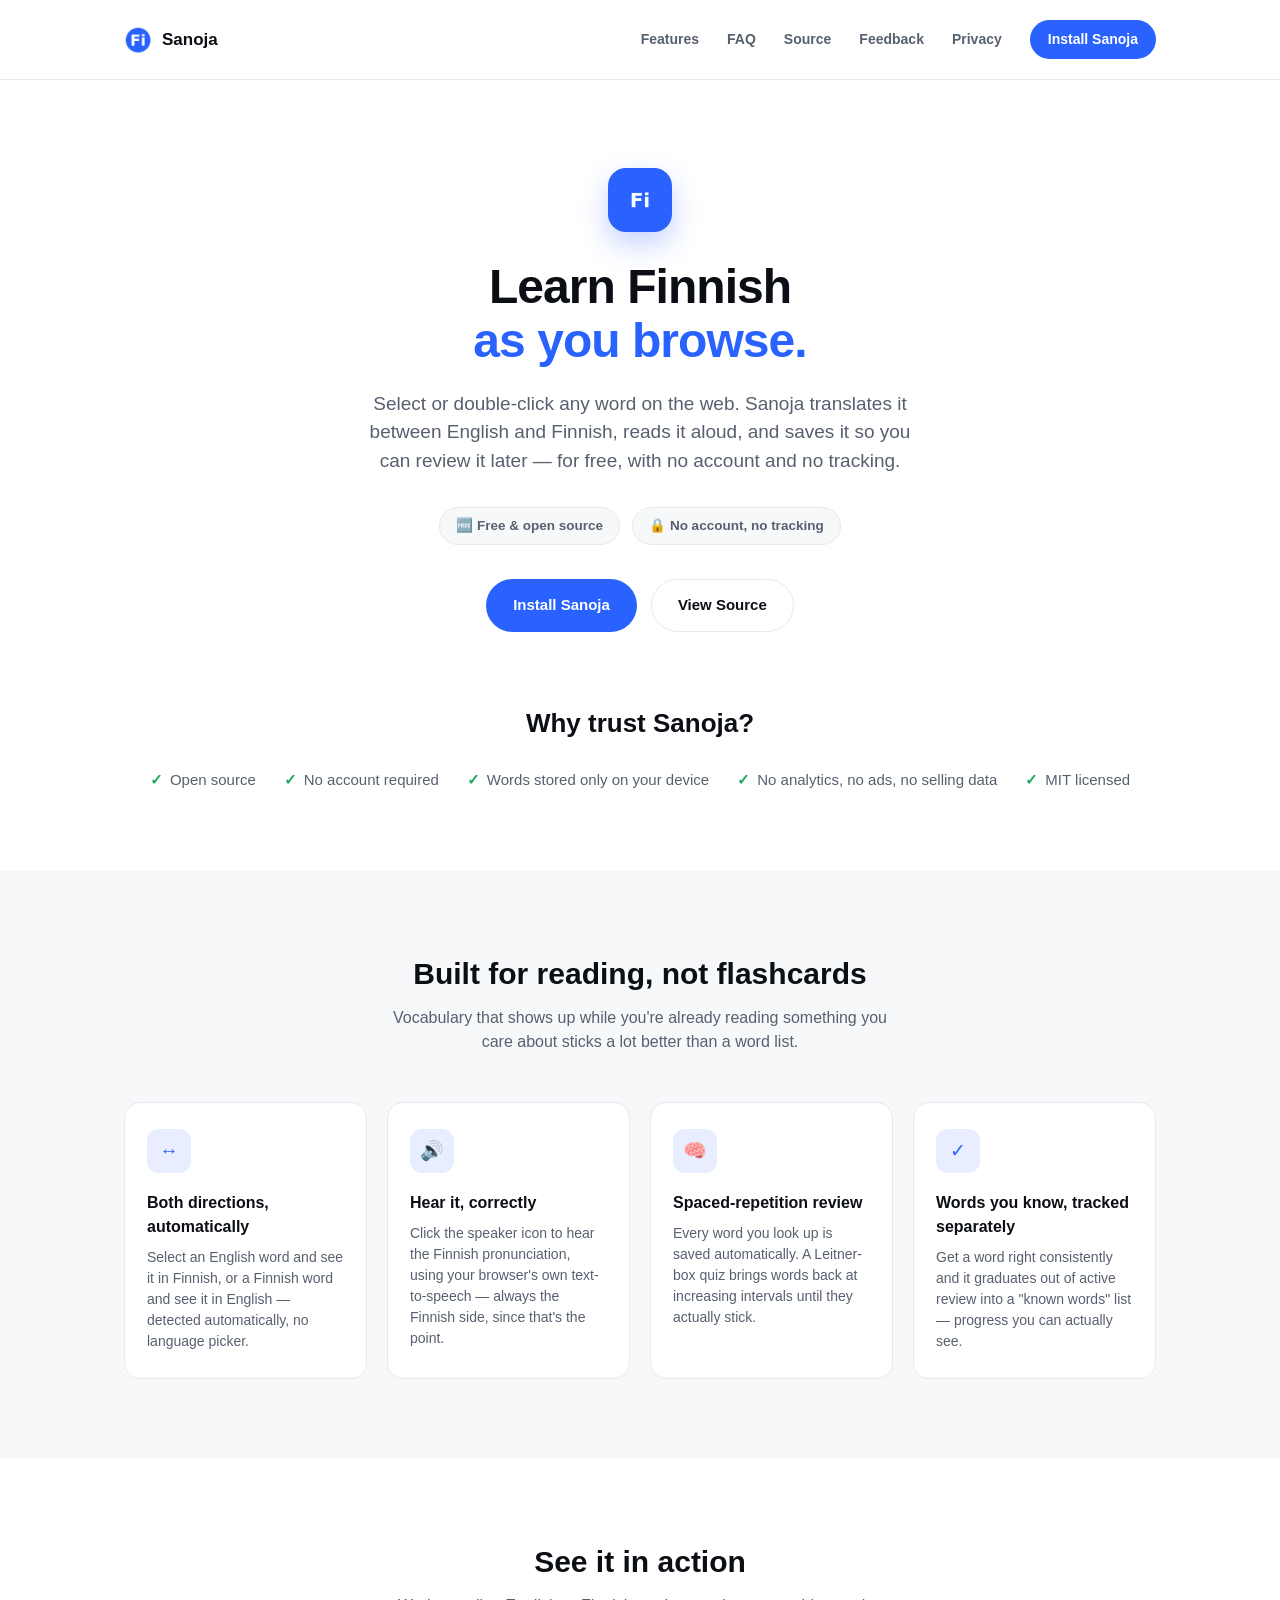
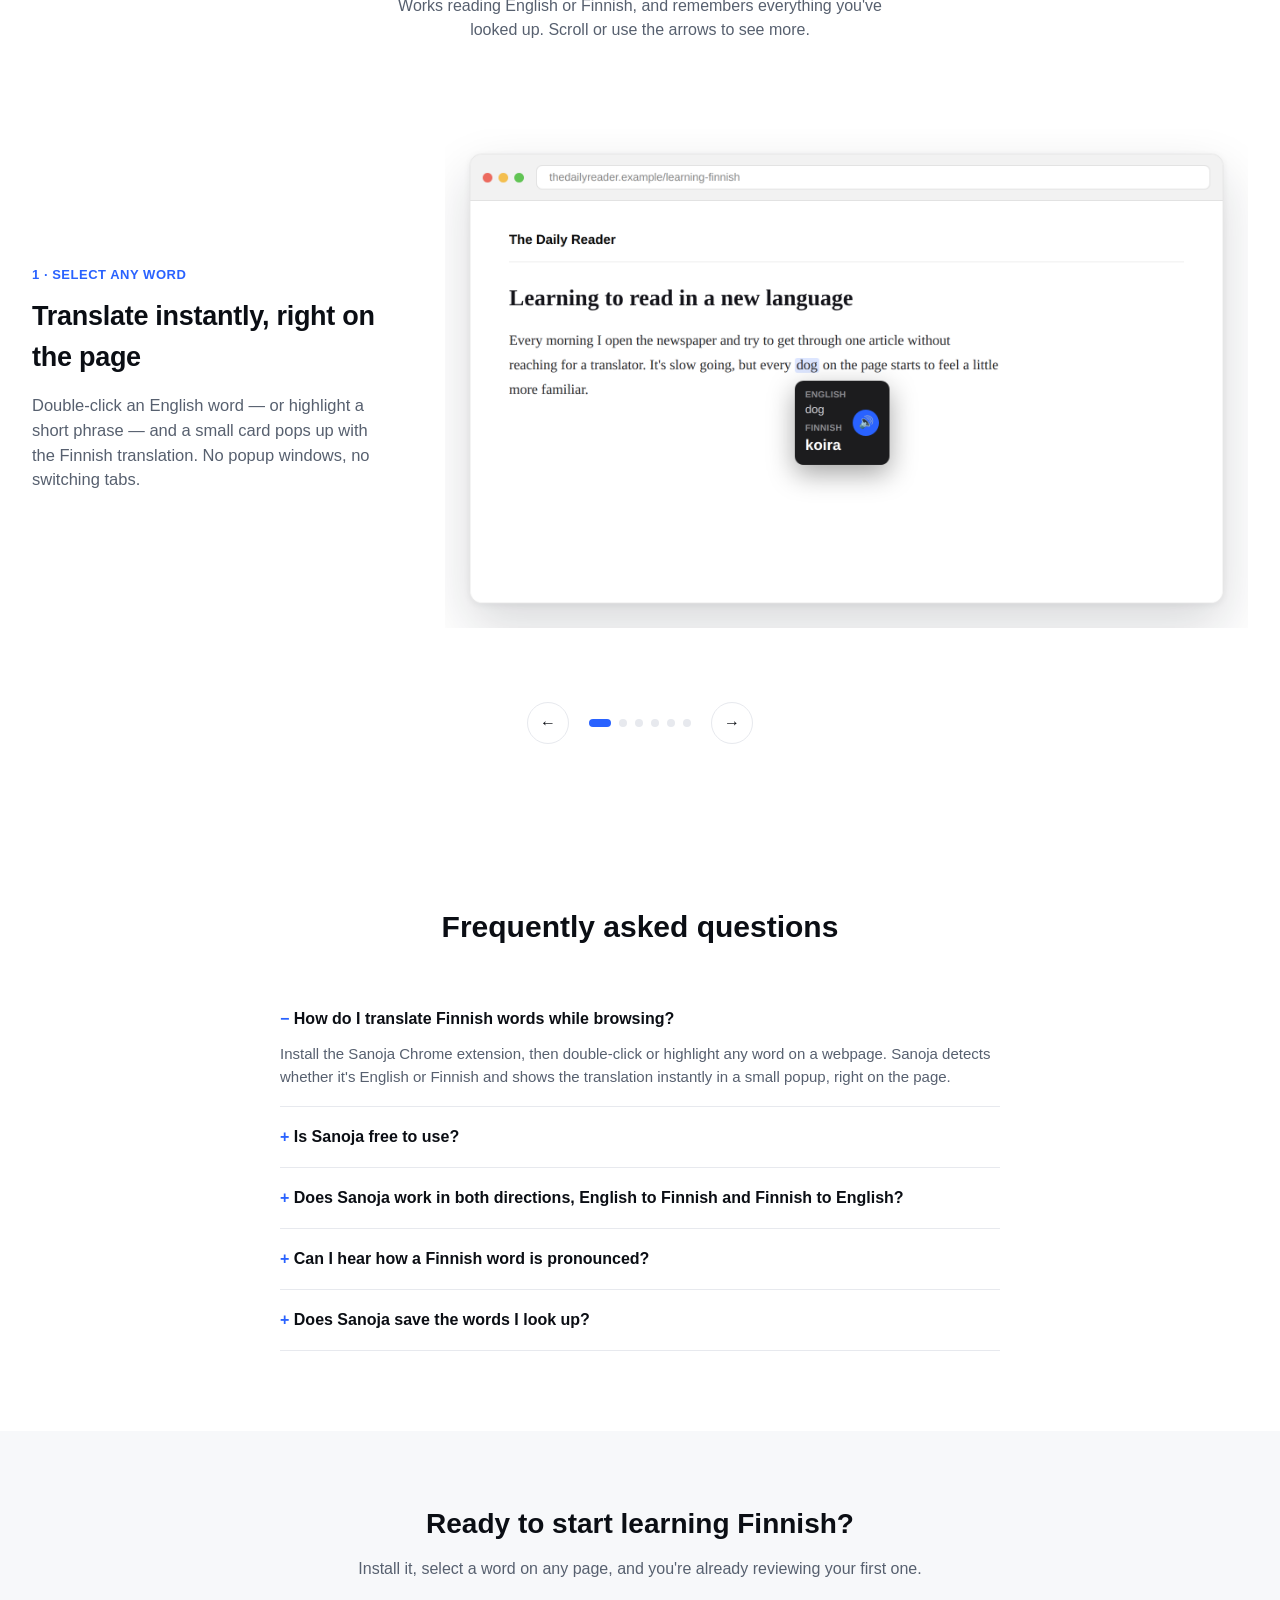
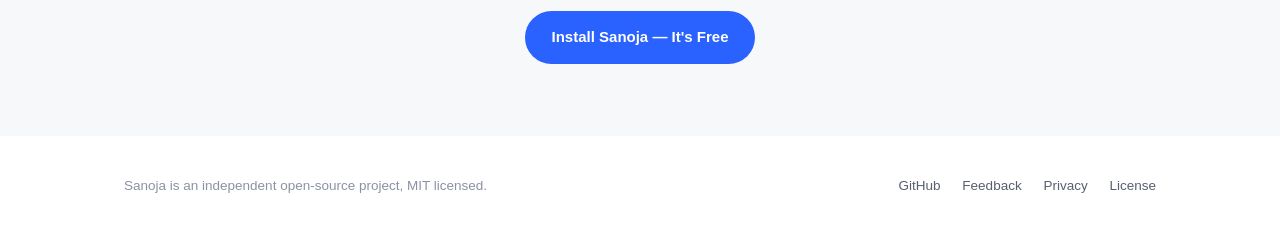
<file: docs/index.html>
<!DOCTYPE html>
<html lang="en">
<head>
<meta charset="utf-8" />
<meta name="viewport" content="width=device-width, initial-scale=1" />
<title>Sanoja — Finnish Translator & Dictionary Extension</title>
<meta name="description" content="Sanoja is a Finnish translator and dictionary extension: select or double-click any word on the web to translate English ↔ Finnish, hear it, and review it later with spaced repetition. Free, no account, no tracking." />
<link rel="canonical" href="https://sanoja-app.github.io/sanoja-finnish-word-reader/" />
<link rel="icon" href="assets/icon128.png" />

<meta property="og:type" content="website" />
<meta property="og:url" content="https://sanoja-app.github.io/sanoja-finnish-word-reader/" />
<meta property="og:title" content="Sanoja — Finnish Translator & Dictionary Extension" />
<meta property="og:description" content="Sanoja is a Finnish translator and dictionary extension: select or double-click any word on the web to translate English ↔ Finnish, hear it, and review it later with spaced repetition. Free, no account, no tracking." />
<meta property="og:image" content="https://sanoja-app.github.io/sanoja-finnish-word-reader/assets/screenshot-1-translate-popup.png" />
<meta name="twitter:card" content="summary_large_image" />
<meta name="twitter:title" content="Sanoja — Finnish Translator & Dictionary Extension" />
<meta name="twitter:description" content="Select or double-click any word on the web to translate it between English and Finnish, hear it, and review it later with spaced repetition." />
<meta name="twitter:image" content="https://sanoja-app.github.io/sanoja-finnish-word-reader/assets/screenshot-1-translate-popup.png" />

<script type="application/ld+json">
{
  "@context": "https://schema.org",
  "@type": "SoftwareApplication",
  "name": "Sanoja — Finnish Translator & Dictionary Extension",
  "url": "https://sanoja-app.github.io/sanoja-finnish-word-reader/",
  "applicationCategory": "BrowserApplication",
  "operatingSystem": "Chrome, Edge, Brave",
  "description": "Sanoja is a Finnish translator and dictionary extension. Select or double-click any word on the web to translate it between English and Finnish, hear it pronounced, and review it later with spaced repetition.",
  "offers": {
    "@type": "Offer",
    "price": "0",
    "priceCurrency": "USD"
  },
  "image": "https://sanoja-app.github.io/sanoja-finnish-word-reader/assets/screenshot-1-translate-popup.png"
}
</script>
<script type="application/ld+json">
{
  "@context": "https://schema.org",
  "@type": "FAQPage",
  "mainEntity": [
    {
      "@type": "Question",
      "name": "How do I translate Finnish words while browsing?",
      "acceptedAnswer": {
        "@type": "Answer",
        "text": "Install the Sanoja Chrome extension, then double-click or highlight any word on a webpage. Sanoja detects whether it's English or Finnish and shows the translation instantly in a small popup, right on the page."
      }
    },
    {
      "@type": "Question",
      "name": "Is Sanoja free to use?",
      "acceptedAnswer": {
        "@type": "Answer",
        "text": "Yes. Sanoja is completely free and open source, with no account, subscription, ads, or tracking."
      }
    },
    {
      "@type": "Question",
      "name": "Does Sanoja work in both directions, English to Finnish and Finnish to English?",
      "acceptedAnswer": {
        "@type": "Answer",
        "text": "Yes. Sanoja automatically detects the language of the word you select and translates it the other way — no language picker needed."
      }
    },
    {
      "@type": "Question",
      "name": "Can I hear how a Finnish word is pronounced?",
      "acceptedAnswer": {
        "@type": "Answer",
        "text": "Yes. Every translation popup has a speaker icon that reads the Finnish word aloud using your browser's built-in text-to-speech."
      }
    },
    {
      "@type": "Question",
      "name": "Does Sanoja save the words I look up?",
      "acceptedAnswer": {
        "@type": "Answer",
        "text": "Yes. Every word you look up is saved automatically to a local word list on your device, with a spaced-repetition quiz (Leitner system) to help you review and remember them over time."
      }
    }
  ]
}
</script>
<style>
  :root {
    color-scheme: light;
    --page: #ffffff;
    --surface-alt: #f7f8fa;
    --text-primary: #0b0e14;
    --text-secondary: #57606f;
    --text-muted: #8a92a3;
    --gridline: #e7e9ee;
    --accent: #2962ff;
    --accent-dark: #1a3fd6;
    --accent-soft: #e8edff;
  }
  * { box-sizing: border-box; }
  body {
    margin: 0;
    background: var(--page);
    color: var(--text-primary);
    font-family: -apple-system, BlinkMacSystemFont, "Segoe UI", Roboto, Helvetica, Arial, sans-serif;
    line-height: 1.5;
  }
  a { color: var(--accent); }
  .wrap { max-width: 1080px; margin: 0 auto; padding: 0 24px; }
  .wrap.wrap-wide { max-width: 1280px; }

  header.nav {
    padding: 20px 0;
    border-bottom: 1px solid var(--gridline);
  }
  header.nav .wrap {
    display: flex;
    align-items: center;
    justify-content: space-between;
  }
  .brand {
    display: flex;
    align-items: center;
    gap: 10px;
    font-weight: 700;
    font-size: 17px;
  }
  .brand img { width: 28px; height: 28px; border-radius: 50%; }
  .nav-links { display: flex; align-items: center; gap: 28px; font-size: 14px; font-weight: 600; }
  .nav-links a { color: var(--text-secondary); text-decoration: none; }
  .nav-links a:hover { color: var(--accent); }
  .nav-cta {
    background: var(--accent);
    color: white !important;
    padding: 9px 18px;
    border-radius: 999px;
    font-weight: 700;
  }
  .nav-cta:hover { background: var(--accent-dark); }

  /* Hero */
  .hero { padding: 88px 0 64px; text-align: center; }
  .hero-icon {
    width: 64px;
    height: 64px;
    border-radius: 18px;
    background: var(--accent);
    display: flex;
    align-items: center;
    justify-content: center;
    margin: 0 auto 28px;
    box-shadow: 0 12px 28px rgba(41, 98, 255, 0.28);
  }
  .hero-icon img { width: 36px; height: 36px; }
  .hero h1 {
    font-size: 48px;
    line-height: 1.12;
    letter-spacing: -0.02em;
    margin: 0 0 6px;
    font-weight: 800;
  }
  .hero h1 span { color: var(--accent); }
  .hero p.lead {
    font-size: 19px;
    color: var(--text-secondary);
    max-width: 560px;
    margin: 22px auto 32px;
  }
  .pill-row { display: flex; justify-content: center; gap: 12px; flex-wrap: wrap; margin-bottom: 34px; }
  .pill {
    display: inline-flex;
    align-items: center;
    gap: 6px;
    background: var(--surface-alt);
    border: 1px solid var(--gridline);
    color: var(--text-secondary);
    font-size: 13.5px;
    font-weight: 600;
    padding: 8px 16px;
    border-radius: 999px;
  }
  .cta-row { display: flex; gap: 14px; flex-wrap: wrap; justify-content: center; }
  .btn {
    display: inline-flex;
    align-items: center;
    gap: 8px;
    padding: 14px 26px;
    border-radius: 999px;
    font-weight: 700;
    font-size: 15px;
    text-decoration: none;
    border: 1px solid transparent;
  }
  .btn-primary { background: var(--accent); color: white; }
  .btn-primary:hover { background: var(--accent-dark); }
  .btn-ghost { border-color: var(--gridline); color: var(--text-primary); }
  .btn-ghost:hover { background: var(--surface-alt); }

  /* Trust row */
  section.trust { padding: 8px 0 80px; text-align: center; }
  section.trust h2 { font-size: 26px; margin: 0 0 26px; }
  .check-row {
    display: flex;
    flex-wrap: wrap;
    justify-content: center;
    gap: 12px 28px;
    color: var(--text-secondary);
    font-size: 15px;
    font-weight: 500;
  }
  .check-row span { display: inline-flex; align-items: center; gap: 7px; }
  .check-row .tick { color: #1fa855; font-weight: 800; }

  /* Features */
  section.features { background: var(--surface-alt); padding: 80px 0; }
  section.features .head { text-align: center; margin-bottom: 48px; }
  section.features h2 { font-size: 30px; margin: 0 0 10px; }
  section.features p.sub { color: var(--text-secondary); max-width: 520px; margin: 0 auto; font-size: 16px; }
  .feature-grid {
    display: grid;
    grid-template-columns: repeat(4, 1fr);
    gap: 20px;
  }
  .feature-card {
    background: var(--page);
    border: 1px solid var(--gridline);
    border-radius: 16px;
    padding: 26px 22px;
  }
  .feature-card .icon {
    width: 44px;
    height: 44px;
    border-radius: 12px;
    background: var(--accent-soft);
    color: var(--accent);
    display: flex;
    align-items: center;
    justify-content: center;
    font-size: 19px;
    margin-bottom: 18px;
  }
  .feature-card h3 { font-size: 16px; margin: 0 0 8px; }
  .feature-card p { font-size: 14px; color: var(--text-secondary); margin: 0; }

  /* Showcase carousel */
  section.showcase { padding: 80px 0; }
  section.showcase .head { text-align: center; margin-bottom: 48px; }
  section.showcase h2 { font-size: 30px; margin: 0 0 10px; }
  section.showcase p.sub { color: var(--text-secondary); max-width: 520px; margin: 0 auto; font-size: 16px; }

  .carousel-viewport {
    overflow-x: auto;
    scroll-snap-type: x mandatory;
    scrollbar-width: none;
    -ms-overflow-style: none;
    border-radius: 20px;
  }
  .carousel-viewport::-webkit-scrollbar { display: none; }
  .carousel-track { display: flex; }
  .carousel-slide {
    flex: 0 0 100%;
    scroll-snap-align: start;
    display: grid;
    grid-template-columns: 0.62fr 1.38fr;
    gap: 52px;
    align-items: center;
    padding: 8px;
  }
  .carousel-slide .step {
    color: var(--accent);
    font-weight: 700;
    font-size: 13px;
    text-transform: uppercase;
    letter-spacing: 0.04em;
    margin-bottom: 12px;
  }
  .carousel-slide h3 { font-size: 27px; margin: 0 0 16px; letter-spacing: -0.01em; }
  .carousel-slide p { font-size: 16.5px; color: var(--text-secondary); margin: 0; max-width: 420px; }
  .carousel-slide .shot {
    display: flex;
    align-items: center;
    justify-content: center;
    min-height: 420px;
  }
  .carousel-slide img {
    width: 100%;
    max-height: 560px;
    object-fit: contain;
    display: block;
  }

  .carousel-controls {
    display: flex;
    align-items: center;
    justify-content: center;
    gap: 20px;
    margin-top: 36px;
  }
  .carousel-controls button.arrow {
    width: 42px;
    height: 42px;
    border-radius: 50%;
    border: 1px solid var(--gridline);
    background: var(--page);
    cursor: pointer;
    font-size: 16px;
    color: var(--text-primary);
    display: flex;
    align-items: center;
    justify-content: center;
  }
  .carousel-controls button.arrow:hover { background: var(--surface-alt); }
  .carousel-controls .dots { display: flex; align-items: center; gap: 8px; }
  .carousel-controls .dot {
    width: 8px;
    height: 8px;
    border-radius: 50%;
    background: var(--gridline);
    border: none;
    padding: 0;
    cursor: pointer;
  }
  .carousel-controls .dot.active { background: var(--accent); width: 22px; border-radius: 4px; }

  /* Closing CTA */
  section.faq { padding: 80px 0; }
  section.faq .head { text-align: center; margin-bottom: 40px; }
  section.faq h2 { font-size: 30px; margin: 0 0 10px; }
  .faq-list { max-width: 720px; margin: 0 auto; }
  .faq-item {
    border-bottom: 1px solid var(--gridline);
    padding: 18px 0;
  }
  .faq-item summary {
    cursor: pointer;
    font-weight: 700;
    font-size: 16px;
    list-style: none;
  }
  .faq-item summary::-webkit-details-marker { display: none; }
  .faq-item summary::before { content: "+ "; color: var(--accent); }
  .faq-item[open] summary::before { content: "− "; }
  .faq-item p { color: var(--text-secondary); font-size: 15px; margin: 12px 0 0; }

  section.closing {
    background: var(--surface-alt);
    padding: 72px 0;
    text-align: center;
  }
  section.closing h2 { font-size: 28px; margin: 0 0 12px; }
  section.closing p { color: var(--text-secondary); font-size: 16px; margin: 0 0 30px; }

  footer { padding: 40px 0 56px; }
  footer .wrap {
    display: flex;
    justify-content: space-between;
    align-items: center;
    flex-wrap: wrap;
    gap: 16px;
    font-size: 13.5px;
    color: var(--text-muted);
  }
  footer a { color: var(--text-secondary); text-decoration: none; margin-left: 18px; }
  footer a:hover { color: var(--accent); }

  @media (max-width: 760px) {
    .hero h1 { font-size: 34px; }
    .feature-grid { grid-template-columns: repeat(2, 1fr); }
    .nav-links { gap: 16px; }
    .carousel-slide { grid-template-columns: 1fr; gap: 24px; }
    .carousel-slide .shot { min-height: 240px; }
    .carousel-slide img { max-height: 320px; }
    .carousel-slide p { max-width: none; }
  }
</style>
</head>
<body>

  <header class="nav">
    <div class="wrap">
      <div class="brand"><img src="assets/icon128.png" alt="" />Sanoja</div>
      <nav class="nav-links">
        <a href="#features">Features</a>
        <a href="#faq">FAQ</a>
        <a href="https://github.com/sanoja-app/sanoja-finnish-word-reader">Source</a>
        <a href="feedback.html">Feedback</a>
        <a href="privacy.html">Privacy</a>
        <a class="nav-cta" href="https://chromewebstore.google.com/detail/sanoja-read-words-in-finn/eoiodkapeakjcapimphbcjmijddaadjk">Install Sanoja</a>
      </nav>
    </div>
  </header>

  <section class="hero">
    <div class="wrap">
      <div class="hero-icon"><img src="assets/icon128.png" alt="" /></div>
      <h1>Learn Finnish<br /><span>as you browse.</span></h1>
      <p class="lead">
        Select or double-click any word on the web. Sanoja translates it
        between English and Finnish, reads it aloud, and saves it so you
        can review it later — for free, with no account and no tracking.
      </p>
      <div class="pill-row">
        <span class="pill">🆓 Free &amp; open source</span>
        <span class="pill">🔒 No account, no tracking</span>
      </div>
      <div class="cta-row">
        <a class="btn btn-primary" href="https://chromewebstore.google.com/detail/sanoja-read-words-in-finn/eoiodkapeakjcapimphbcjmijddaadjk">Install Sanoja</a>
        <a class="btn btn-ghost" href="https://github.com/sanoja-app/sanoja-finnish-word-reader">View Source</a>
      </div>
    </div>
  </section>

  <section class="trust">
    <div class="wrap">
      <h2>Why trust Sanoja?</h2>
      <div class="check-row">
        <span><span class="tick">✓</span> Open source</span>
        <span><span class="tick">✓</span> No account required</span>
        <span><span class="tick">✓</span> Words stored only on your device</span>
        <span><span class="tick">✓</span> No analytics, no ads, no selling data</span>
        <span><span class="tick">✓</span> MIT licensed</span>
      </div>
    </div>
  </section>

  <section class="features" id="features">
    <div class="wrap">
      <div class="head">
        <h2>Built for reading, not flashcards</h2>
        <p class="sub">Vocabulary that shows up while you're already reading something you care about sticks a lot better than a word list.</p>
      </div>
      <div class="feature-grid">
        <div class="feature-card">
          <div class="icon">↔</div>
          <h3>Both directions, automatically</h3>
          <p>Select an English word and see it in Finnish, or a Finnish word and see it in English — detected automatically, no language picker.</p>
        </div>
        <div class="feature-card">
          <div class="icon">🔊</div>
          <h3>Hear it, correctly</h3>
          <p>Click the speaker icon to hear the Finnish pronunciation, using your browser's own text-to-speech — always the Finnish side, since that's the point.</p>
        </div>
        <div class="feature-card">
          <div class="icon">🧠</div>
          <h3>Spaced-repetition review</h3>
          <p>Every word you look up is saved automatically. A Leitner-box quiz brings words back at increasing intervals until they actually stick.</p>
        </div>
        <div class="feature-card">
          <div class="icon">✓</div>
          <h3>Words you know, tracked separately</h3>
          <p>Get a word right consistently and it graduates out of active review into a "known words" list — progress you can actually see.</p>
        </div>
      </div>
    </div>
  </section>

  <section class="showcase">
    <div class="wrap wrap-wide">
      <div class="head">
        <h2>See it in action</h2>
        <p class="sub">Works reading English or Finnish, and remembers everything you've looked up. Scroll or use the arrows to see more.</p>
      </div>

      <div class="carousel-viewport">
        <div class="carousel-track">

          <div class="carousel-slide">
            <div class="info">
              <div class="step">1 · Select any word</div>
              <h3>Translate instantly, right on the page</h3>
              <p>Double-click an English word — or highlight a short phrase — and a small card pops up with the Finnish translation. No popup windows, no switching tabs.</p>
            </div>
            <div class="shot"><img src="assets/screenshot-1-translate-popup.png" alt="Sanoja showing an English word translated to Finnish on a webpage" /></div>
          </div>

          <div class="carousel-slide">
            <div class="info">
              <div class="step">2 · Works both ways</div>
              <h3>Reading Finnish? It works in reverse too</h3>
              <p>Select a Finnish word on a Finnish-language page and Sanoja shows you the English translation instead — detected automatically, no language picker.</p>
            </div>
            <div class="shot"><img src="assets/screenshot-6-finnish-to-english.png" alt="Sanoja translating a Finnish word to English on a Finnish-language page" /></div>
          </div>

          <div class="carousel-slide">
            <div class="info">
              <div class="step">3 · Review what you've learned</div>
              <h3>Quick, untimed practice sessions</h3>
              <p>Every word you look up gets scheduled for review with a Leitner-box spaced-repetition system — get it right and it comes back in 3 days, then a week, then longer.</p>
            </div>
            <div class="shot"><img src="assets/screenshot-2-practice.png" alt="Sanoja's spaced-repetition practice screen" /></div>
          </div>

          <div class="carousel-slide">
            <div class="info">
              <div class="step">4 · Everything in one place</div>
              <h3>Every word you've looked up, searchable</h3>
              <p>Search, sort, and export your full word list any time, with a separate collapsed section for words you already know well.</p>
            </div>
            <div class="shot"><img src="assets/screenshot-3-word-list.png" alt="Sanoja's saved word list with a known-words section" /></div>
          </div>

          <div class="carousel-slide">
            <div class="info">
              <div class="step">5 · See your progress</div>
              <h3>A word cloud of everything you've learned</h3>
              <p>Switch to the word-cloud view for a quick visual sense of what you've been reading — the bigger the word, the more often you've looked it up.</p>
            </div>
            <div class="shot"><img src="assets/screenshot-4-word-cloud.png" alt="Sanoja's word cloud view" /></div>
          </div>

          <div class="carousel-slide">
            <div class="info">
              <div class="step">6 · Tune it to how you read</div>
              <h3>Toggle auto-speak from the toolbar</h3>
              <p>Turn the extension on or off, or enable automatic pronunciation every time you select a word, right from the toolbar popup.</p>
            </div>
            <div class="shot"><img src="assets/screenshot-5-toolbar.png" alt="Sanoja's toolbar popup" /></div>
          </div>

        </div>
      </div>

      <div class="carousel-controls">
        <button class="arrow prev" type="button" aria-label="Previous screenshot">←</button>
        <div class="dots"></div>
        <button class="arrow next" type="button" aria-label="Next screenshot">→</button>
      </div>
    </div>
  </section>

  <script>
    (function () {
      var viewport = document.querySelector('.carousel-viewport');
      var slides = document.querySelectorAll('.carousel-slide');
      var dotsWrap = document.querySelector('.dots');
      var prevBtn = document.querySelector('.carousel-controls .prev');
      var nextBtn = document.querySelector('.carousel-controls .next');
      var count = slides.length;

      slides.forEach(function (_, i) {
        var d = document.createElement('button');
        d.className = 'dot' + (i === 0 ? ' active' : '');
        d.type = 'button';
        d.setAttribute('aria-label', 'Go to screenshot ' + (i + 1));
        d.addEventListener('click', function () { goTo(i); });
        dotsWrap.appendChild(d);
      });
      var dots = document.querySelectorAll('.dot');

      function current() {
        return Math.round(viewport.scrollLeft / viewport.clientWidth);
      }

      function goTo(i) {
        i = Math.max(0, Math.min(count - 1, i));
        viewport.scrollTo({ left: viewport.clientWidth * i, behavior: 'smooth' });
      }

      function updateDots() {
        var i = current();
        dots.forEach(function (d, idx) { d.classList.toggle('active', idx === i); });
      }

      prevBtn.addEventListener('click', function () { goTo(current() - 1); });
      nextBtn.addEventListener('click', function () { goTo(current() + 1); });

      var t;
      viewport.addEventListener('scroll', function () {
        clearTimeout(t);
        t = setTimeout(updateDots, 80);
      });
      window.addEventListener('resize', function () { goTo(current()); });
    })();
  </script>

  <section class="faq" id="faq">
    <div class="wrap">
      <div class="head">
        <h2>Frequently asked questions</h2>
      </div>
      <div class="faq-list">
        <details class="faq-item" open>
          <summary>How do I translate Finnish words while browsing?</summary>
          <p>Install the Sanoja Chrome extension, then double-click or highlight any word on a webpage. Sanoja detects whether it's English or Finnish and shows the translation instantly in a small popup, right on the page.</p>
        </details>
        <details class="faq-item">
          <summary>Is Sanoja free to use?</summary>
          <p>Yes. Sanoja is completely free and open source, with no account, subscription, ads, or tracking.</p>
        </details>
        <details class="faq-item">
          <summary>Does Sanoja work in both directions, English to Finnish and Finnish to English?</summary>
          <p>Yes. Sanoja automatically detects the language of the word you select and translates it the other way — no language picker needed.</p>
        </details>
        <details class="faq-item">
          <summary>Can I hear how a Finnish word is pronounced?</summary>
          <p>Yes. Every translation popup has a speaker icon that reads the Finnish word aloud using your browser's built-in text-to-speech.</p>
        </details>
        <details class="faq-item">
          <summary>Does Sanoja save the words I look up?</summary>
          <p>Yes. Every word you look up is saved automatically to a local word list on your device, with a spaced-repetition quiz (Leitner system) to help you review and remember them over time.</p>
        </details>
      </div>
    </div>
  </section>

  <section class="closing">
    <div class="wrap">
      <h2>Ready to start learning Finnish?</h2>
      <p>Install it, select a word on any page, and you're already reviewing your first one.</p>
      <a class="btn btn-primary" href="https://chromewebstore.google.com/detail/sanoja-read-words-in-finn/eoiodkapeakjcapimphbcjmijddaadjk">Install Sanoja — It's Free</a>
    </div>
  </section>

  <footer>
    <div class="wrap">
      <span>Sanoja is an independent open-source project, MIT licensed.</span>
      <div>
        <a href="https://github.com/sanoja-app/sanoja-finnish-word-reader">GitHub</a>
        <a href="feedback.html">Feedback</a>
        <a href="privacy.html">Privacy</a>
        <a href="https://github.com/sanoja-app/sanoja-finnish-word-reader/blob/main/LICENSE">License</a>
      </div>
    </div>
  </footer>

</body>
</html>
</file>
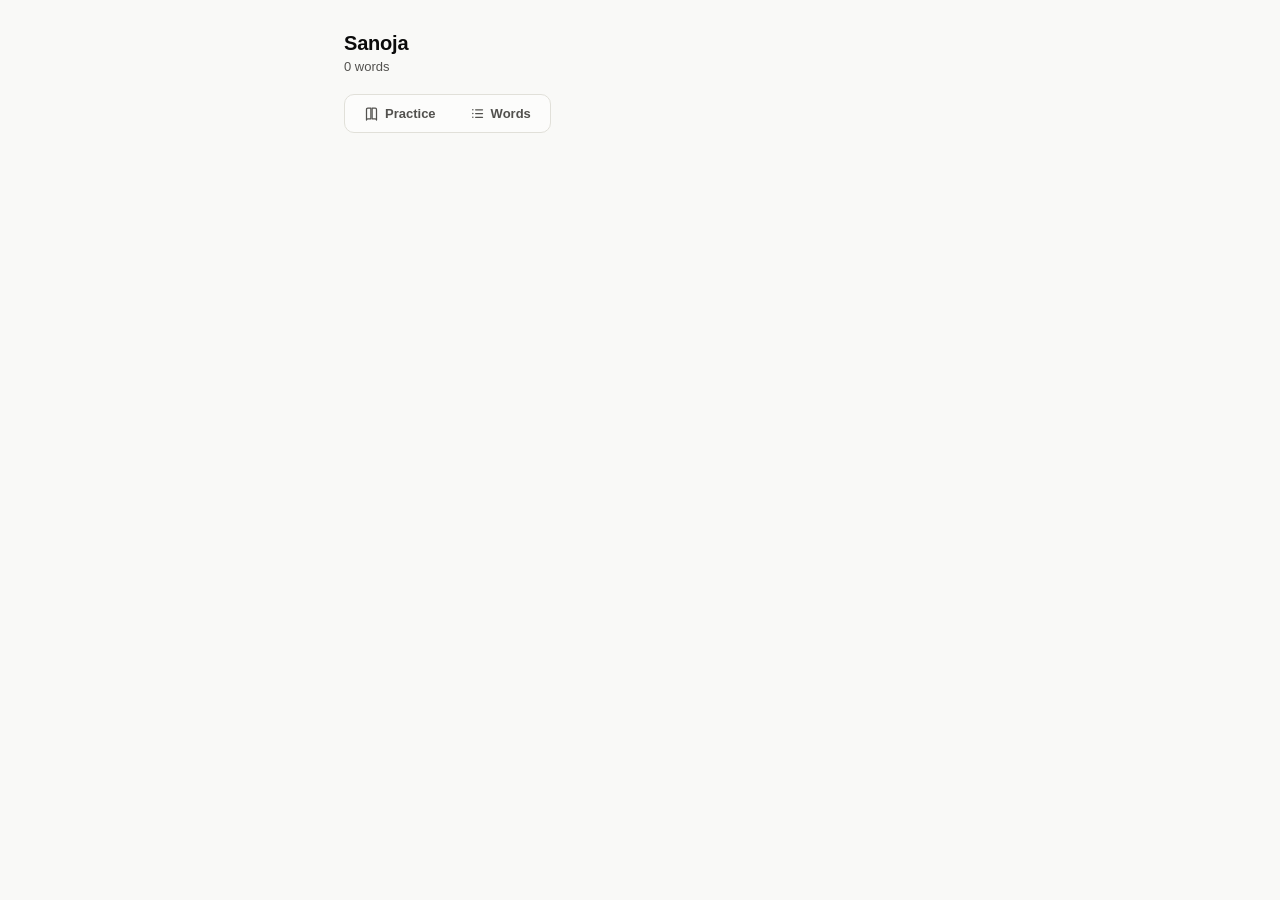
<file: history.html>
<!DOCTYPE html>
<html>
<head>
  <meta charset="utf-8" />
  <title>Sanoja — Your words</title>
  <link rel="stylesheet" href="history.css" />
</head>
<body>
  <div class="wrap">
    <header>
      <h1>Sanoja</h1>
      <p id="statLine" class="stat-line">0 words</p>
    </header>

    <div class="segmented" id="topSegmented">
      <button class="segment-btn" data-segment="practice" id="segPractice"></button>
      <button class="segment-btn" data-segment="words" id="segWords"></button>
    </div>

    <!-- Practice -->
    <section id="practiceSection" class="section">
      <div class="quiz-view">
        <div id="quizIntro" class="quiz-intro">
          <p id="dueText" class="due-text">Choose a mode to practice.</p>
          <div class="mode-grid" role="radiogroup" aria-label="Practice mode">
            <button id="startDueBtn" type="button" class="mode-card mode-primary" role="radio" aria-checked="false">
              <span class="mode-icon"></span>
              <span class="mode-title">Focused Practice</span>
              <span id="dueModeDesc" class="mode-desc"></span>
              <span id="dueModeTag" class="mode-tag">Counts toward your learning stage</span>
            </button>
            <button id="startAllBtn" type="button" class="mode-card mode-secondary" role="radio" aria-checked="false">
              <span class="mode-icon"></span>
              <span class="mode-title">Free Practice</span>
              <span id="freeModeDesc" class="mode-desc"></span>
              <span id="freeModeTag" class="mode-tag">Doesn't affect your learning stage</span>
            </button>
          </div>
          <div class="batch-size-row">
            <label for="batchSizeSlider" class="batch-size-label">
              Words per round: <span id="batchSizeValue"></span>
            </label>
            <input type="range" id="batchSizeSlider" min="5" max="30" step="5" value="20" />
          </div>
          <button id="startModeBtn" type="button" class="primary-btn start-mode-btn"></button>
        </div>

        <div id="quizCard" class="quiz-card" hidden>
          <div class="quiz-card-header">
            <div class="quiz-header-left">
              <span id="quizModeBadge" class="mode-badge"></span>
              <p id="quizProgress" class="quiz-progress"></p>
            </div>
            <div class="quiz-header-right">
              <button id="quizAutoSpeakBtn" class="icon-btn small" aria-label="Turn off automatic pronunciation"></button>
              <button id="exitQuizBtn" class="icon-btn small" aria-label="Exit practice"></button>
            </div>
          </div>
          <div class="quiz-progress-track"><div id="quizProgressFill" class="quiz-progress-fill"></div></div>
          <div class="flash-card" id="flashCard">
            <div class="flash-label">Finnish</div>
            <div class="flash-word-row">
              <div id="quizFinnish" class="flash-finnish"></div>
              <button id="quizSpeakBtn" class="speak-btn" aria-label="Hear pronunciation"></button>
            </div>
            <p id="quizContext" class="flash-context" hidden></p>
            <div id="quizAnswerBlock" class="flash-answer-block" hidden>
              <div class="flash-label">English</div>
              <div id="quizEnglish" class="flash-english"></div>
            </div>
          </div>

          <div id="quizRevealRow" class="quiz-actions">
            <button id="showAnswerBtn" class="primary-btn">Show answer</button>
          </div>
          <div id="quizGradeRow" class="quiz-actions" hidden>
            <button id="gradeWrongBtn" class="grade-btn wrong"></button>
            <button id="gradeRightBtn" class="grade-btn right"></button>
          </div>
        </div>

        <div id="quizDone" class="quiz-done" hidden>
          <div id="quizDoneIcon" class="quiz-done-icon"></div>
          <h2 id="quizDoneHeadline" class="quiz-done-headline"></h2>
          <p id="quizDoneText"></p>
          <span id="quizDoneStreak" class="quiz-done-streak" hidden></span>
          <button id="practiceMoreBtn" class="primary-btn" hidden></button>
          <button id="quizAgainBtn" class="ghost-btn">Back</button>
        </div>
      </div>
    </section>

    <!-- Words -->
    <section id="wordsSection" class="section">
      <div class="words-toolbar">
        <div class="search-wrap">
          <span id="searchIcon" class="search-icon"></span>
          <input id="search" type="search" placeholder="Search…" />
        </div>

        <select id="sortBy">
          <option value="lastSeen">Recently seen</option>
          <option value="count">Most frequent</option>
          <option value="az">A → Z</option>
          <option value="stage">Stage (weakest first)</option>
        </select>

        <div class="segmented small" id="subSegmented">
          <button class="subseg-btn active" data-subview="list" id="subList" aria-label="List view"></button>
          <button class="subseg-btn" data-subview="cloud" id="subCloud" aria-label="Word cloud view"></button>
        </div>

        <div class="menu-wrap">
          <button id="moreBtn" class="icon-btn" aria-label="More actions"></button>
          <div id="moreMenu" class="dropdown-menu" hidden>
            <button id="exportBtn" class="menu-item"></button>
            <button id="cleanupBtn" class="menu-item" hidden></button>
            <button id="clearBtn" class="menu-item danger"></button>
          </div>
        </div>
      </div>

      <div id="emptyState" class="empty-state" hidden>
        <p>No words saved yet.</p>
        <p class="muted">Select or double-click words on any page with the extension on, and they'll show up here.</p>
      </div>

      <table id="listView" class="list-view">
        <thead>
          <tr>
            <th>Finnish</th>
            <th>English</th>
            <th>Seen</th>
            <th>
              <span
                id="stageInfoTip"
                class="info-tip"
                tabindex="0"
                data-tip="How well you know each word, from Stage 1 (just started) to Stage 5 (almost known). Get a word right and it moves up a stage, so you won't be asked about it again for even longer; get it wrong and it drops back to Stage 1."
                >Stage ⓘ</span
              >
            </th>
            <th>Last seen</th>
            <th></th>
          </tr>
        </thead>
        <tbody id="listBody"></tbody>
      </table>
      <div id="pagination" class="pagination" hidden></div>

      <div id="cloudView" class="cloud-view" hidden></div>

      <details id="masteredDetails" class="mastered-details" hidden>
        <summary id="masteredSummary" class="mastered-summary"></summary>
        <div id="masteredList" class="mastered-list"></div>
      </details>
    </section>
  </div>

  <script src="icons.js"></script>
  <script src="history.js"></script>
</body>
</html>
</file>
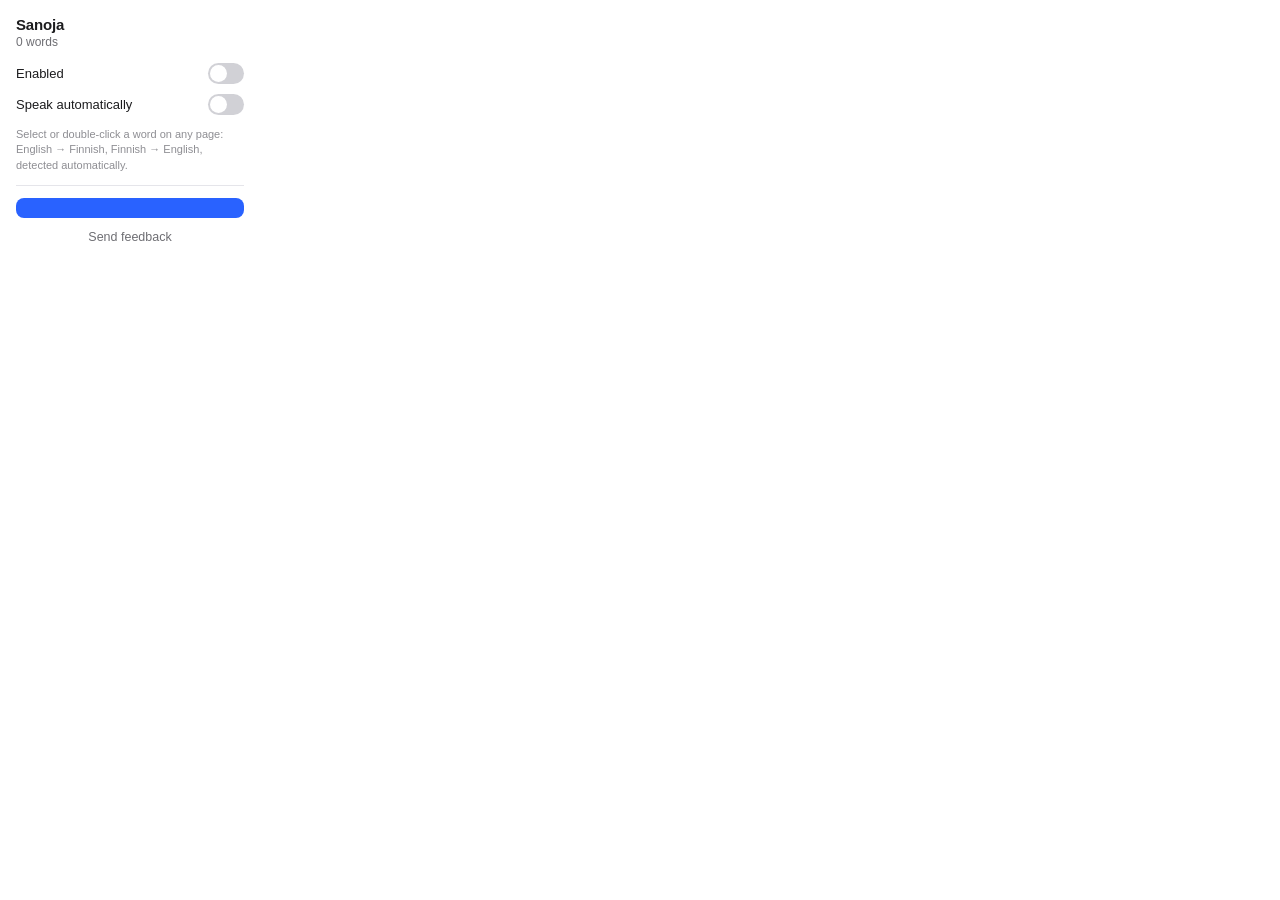
<file: popup.html>
<!DOCTYPE html>
<html>
<head>
  <meta charset="utf-8" />
  <title>Sanoja</title>
  <style>
    * { box-sizing: border-box; }
    body {
      width: 260px;
      margin: 0;
      font-family: -apple-system, BlinkMacSystemFont, "Segoe UI", Roboto, Helvetica, Arial, sans-serif;
      padding: 16px;
      color: #1c1c1e;
    }
    h1 {
      font-size: 15px;
      font-weight: 600;
      letter-spacing: -0.01em;
      margin: 0 0 2px;
    }
    .stat-line {
      display: flex;
      align-items: center;
      gap: 4px;
      font-size: 12px;
      color: #6e6e73;
      margin: 0 0 14px;
    }
    .stat-line .streak {
      display: inline-flex;
      align-items: center;
      gap: 2px;
      color: #eb6834;
      font-weight: 600;
      margin-left: 4px;
    }
    hr {
      border: none;
      border-top: 1px solid #e5e5ea;
      margin: 12px 0;
    }
    .row {
      display: flex;
      align-items: center;
      justify-content: space-between;
      margin-bottom: 10px;
    }
    .row:last-of-type {
      margin-bottom: 0;
    }
    .row-label {
      font-size: 13px;
      font-weight: 400;
    }
    .hint {
      font-size: 11px;
      color: #8e8e93;
      line-height: 1.4;
      margin-top: 12px;
    }
    .switch {
      position: relative;
      display: inline-block;
      width: 36px;
      height: 21px;
      flex-shrink: 0;
    }
    .switch input { display: none; }
    .slider {
      position: absolute;
      cursor: pointer;
      inset: 0;
      background-color: #d1d1d6;
      border-radius: 21px;
      transition: 0.15s;
    }
    .slider:before {
      position: absolute;
      content: "";
      height: 17px;
      width: 17px;
      left: 2px;
      bottom: 2px;
      background-color: white;
      border-radius: 50%;
      transition: 0.15s;
    }
    input:checked + .slider {
      background-color: #2962ff;
    }
    input:checked + .slider:before {
      transform: translateX(15px);
    }
    button.primary {
      width: 100%;
      display: flex;
      align-items: center;
      justify-content: center;
      gap: 7px;
      padding: 10px;
      border-radius: 8px;
      border: none;
      background: #2962ff;
      color: white;
      font-size: 13px;
      font-weight: 600;
      cursor: pointer;
    }
    button.primary:hover {
      background: #1e4bd8;
    }
    .feedback-link {
      display: block;
      text-align: center;
      margin-top: 12px;
      font-size: 12.5px;
      font-weight: 500;
      color: #6e6e73;
      text-decoration: none;
    }
    .feedback-link:hover {
      color: #2962ff;
    }
  </style>
</head>
<body>
  <h1>Sanoja</h1>
  <p class="stat-line" id="statLine">0 words</p>

  <div class="row">
    <span class="row-label">Enabled</span>
    <label class="switch">
      <input type="checkbox" id="enabled" />
      <span class="slider"></span>
    </label>
  </div>

  <div class="row">
    <span class="row-label">Speak automatically</span>
    <label class="switch">
      <input type="checkbox" id="autoSpeak" />
      <span class="slider"></span>
    </label>
  </div>

  <p class="hint">Select or double-click a word on any page: English → Finnish, Finnish → English, detected automatically.</p>

  <hr />

  <button class="primary" id="reviewWords"></button>

  <a class="feedback-link" id="feedbackLink" href="#">Send feedback</a>

  <script src="icons.js"></script>
  <script src="popup.js"></script>
</body>
</html>
</file>
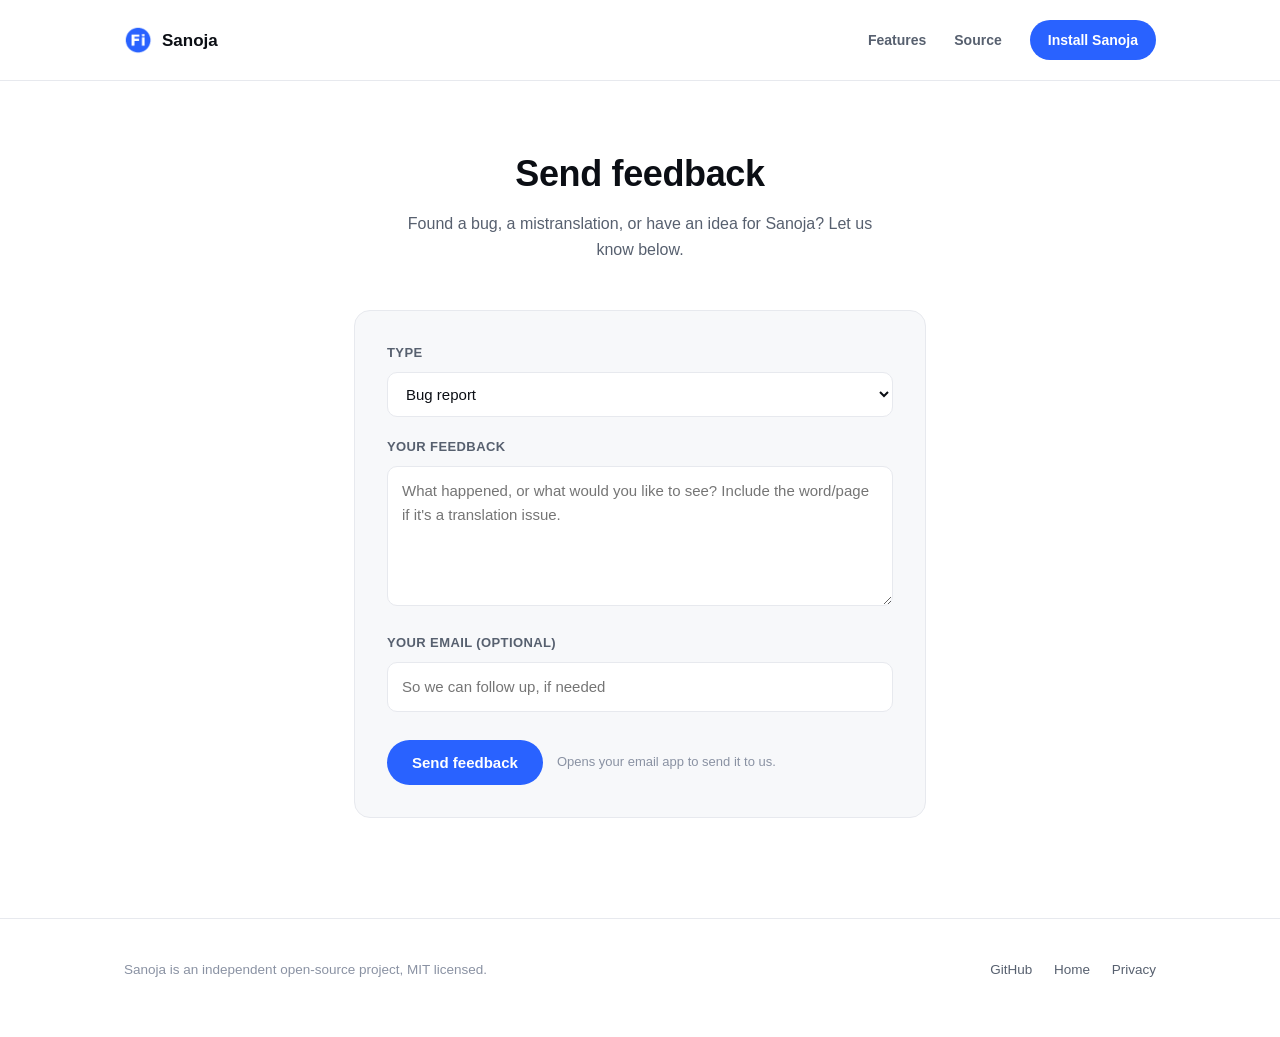
<file: docs/feedback.html>
<!DOCTYPE html>
<html lang="en">
<head>
<meta charset="utf-8" />
<meta name="viewport" content="width=device-width, initial-scale=1" />
<title>Feedback — Sanoja</title>
<meta name="description" content="Share feedback, report a bug, or suggest a feature for Sanoja, the Finnish word reader extension." />
<link rel="icon" href="assets/icon128.png" />
<style>
  :root {
    color-scheme: light;
    --page: #ffffff;
    --surface-alt: #f7f8fa;
    --text-primary: #0b0e14;
    --text-secondary: #57606f;
    --text-muted: #8a92a3;
    --gridline: #e7e9ee;
    --accent: #2962ff;
    --accent-dark: #1a3fd6;
    --accent-soft: #e8edff;
  }
  * { box-sizing: border-box; }
  body {
    margin: 0;
    background: var(--page);
    color: var(--text-primary);
    font-family: -apple-system, BlinkMacSystemFont, "Segoe UI", Roboto, Helvetica, Arial, sans-serif;
    line-height: 1.6;
  }
  a { color: var(--accent); }
  .wrap { max-width: 1080px; margin: 0 auto; padding: 0 24px; }

  header.nav { padding: 20px 0; border-bottom: 1px solid var(--gridline); }
  header.nav .wrap { display: flex; align-items: center; justify-content: space-between; }
  .brand { display: flex; align-items: center; gap: 10px; font-weight: 700; font-size: 17px; text-decoration: none; color: var(--text-primary); }
  .brand img { width: 28px; height: 28px; border-radius: 50%; }
  .nav-links { display: flex; align-items: center; gap: 28px; font-size: 14px; font-weight: 600; }
  .nav-links a { color: var(--text-secondary); text-decoration: none; }
  .nav-links a:hover { color: var(--accent); }
  .nav-cta { background: var(--accent); color: white !important; padding: 9px 18px; border-radius: 999px; font-weight: 700; }
  .nav-cta:hover { background: var(--accent-dark); }

  .doc-hero { padding: 64px 0 8px; text-align: center; }
  .doc-hero h1 { font-size: 36px; margin: 0 0 8px; letter-spacing: -0.01em; }
  .doc-hero p.sub { color: var(--text-secondary); font-size: 16px; max-width: 480px; margin: 0 auto; }

  .doc { max-width: 620px; margin: 0 auto; padding: 40px 24px 100px; }

  .card {
    background: var(--surface-alt);
    border: 1px solid var(--gridline);
    border-radius: 16px;
    padding: 32px;
  }

  label {
    display: block;
    font-size: 13px;
    font-weight: 700;
    color: var(--text-secondary);
    text-transform: uppercase;
    letter-spacing: 0.03em;
    margin: 0 0 8px;
  }
  .field { margin-bottom: 20px; }
  .field:last-of-type { margin-bottom: 0; }
  select, input[type="text"], textarea {
    width: 100%;
    font: inherit;
    font-size: 15px;
    color: var(--text-primary);
    background: var(--page);
    border: 1px solid var(--gridline);
    border-radius: 10px;
    padding: 12px 14px;
  }
  select:focus, input[type="text"]:focus, textarea:focus {
    outline: 2px solid var(--accent);
    outline-offset: -1px;
  }
  textarea { resize: vertical; min-height: 140px; }

  .actions { margin-top: 28px; display: flex; align-items: center; gap: 14px; flex-wrap: wrap; }
  .btn {
    display: inline-flex;
    align-items: center;
    gap: 8px;
    padding: 13px 24px;
    border-radius: 999px;
    font-weight: 700;
    font-size: 15px;
    text-decoration: none;
    border: 1px solid transparent;
    cursor: pointer;
  }
  .btn-primary { background: var(--accent); color: white; }
  .btn-primary:hover { background: var(--accent-dark); }
  .actions .note { font-size: 13px; color: var(--text-muted); }

  .alt {
    margin-top: 32px;
    text-align: center;
    font-size: 14.5px;
    color: var(--text-secondary);
  }

  footer { padding: 40px 0 56px; border-top: 1px solid var(--gridline); }
  footer .wrap {
    display: flex; justify-content: space-between; align-items: center;
    flex-wrap: wrap; gap: 16px; font-size: 13.5px; color: var(--text-muted);
  }
  footer a { color: var(--text-secondary); text-decoration: none; margin-left: 18px; }
  footer a:hover { color: var(--accent); }

  @media (max-width: 760px) {
    .doc-hero h1 { font-size: 28px; }
    .nav-links { gap: 16px; }
    .card { padding: 24px 20px; }
  }
</style>
</head>
<body>

  <header class="nav">
    <div class="wrap">
      <a class="brand" href="index.html"><img src="assets/icon128.png" alt="" />Sanoja</a>
      <nav class="nav-links">
        <a href="index.html#features">Features</a>
        <a href="https://github.com/sanoja-app/sanoja-finnish-word-reader">Source</a>
        <a href="https://github.com/sanoja-app/sanoja-finnish-word-reader#how-to-install-unpacked-for-testing" class="nav-cta">Install Sanoja</a>
      </nav>
    </div>
  </header>

  <section class="doc-hero">
    <div class="wrap">
      <h1>Send feedback</h1>
      <p class="sub">Found a bug, a mistranslation, or have an idea for Sanoja? Let us know below.</p>
    </div>
  </section>

  <article class="doc">
    <div class="card">
      <form id="feedback-form">
        <div class="field">
          <label for="fb-type">Type</label>
          <select id="fb-type" name="type">
            <option value="Bug report">Bug report</option>
            <option value="Mistranslation">Mistranslation</option>
            <option value="Feature request">Feature request</option>
            <option value="General feedback">General feedback</option>
          </select>
        </div>
        <div class="field">
          <label for="fb-message">Your feedback</label>
          <textarea id="fb-message" name="message" placeholder="What happened, or what would you like to see? Include the word/page if it's a translation issue." required></textarea>
        </div>
        <div class="field">
          <label for="fb-contact">Your email (optional)</label>
          <input type="text" id="fb-contact" name="contact" placeholder="So we can follow up, if needed" />
        </div>
        <div class="actions">
          <button class="btn btn-primary" type="submit">Send feedback</button>
          <span class="note">Opens your email app to send it to us.</span>
        </div>
      </form>
    </div>
  </article>

  <script>
    (function () {
      var form = document.getElementById('feedback-form');
      form.addEventListener('submit', function (e) {
        e.preventDefault();
        var type = document.getElementById('fb-type').value;
        var message = document.getElementById('fb-message').value.trim();
        var contact = document.getElementById('fb-contact').value.trim();

        var body = message;
        if (contact) body += '\n\nReply to: ' + contact;

        var subject = 'Sanoja feedback: ' + type;
        var mailto = 'mailto:shahzainhtc@gmail.com'
          + '?subject=' + encodeURIComponent(subject)
          + '&body=' + encodeURIComponent(body);
        window.location.href = mailto;
      });
    })();
  </script>

  <footer>
    <div class="wrap">
      <span>Sanoja is an independent open-source project, MIT licensed.</span>
      <div>
        <a href="https://github.com/sanoja-app/sanoja-finnish-word-reader">GitHub</a>
        <a href="index.html">Home</a>
        <a href="privacy.html">Privacy</a>
      </div>
    </div>
  </footer>

</body>
</html>
</file>
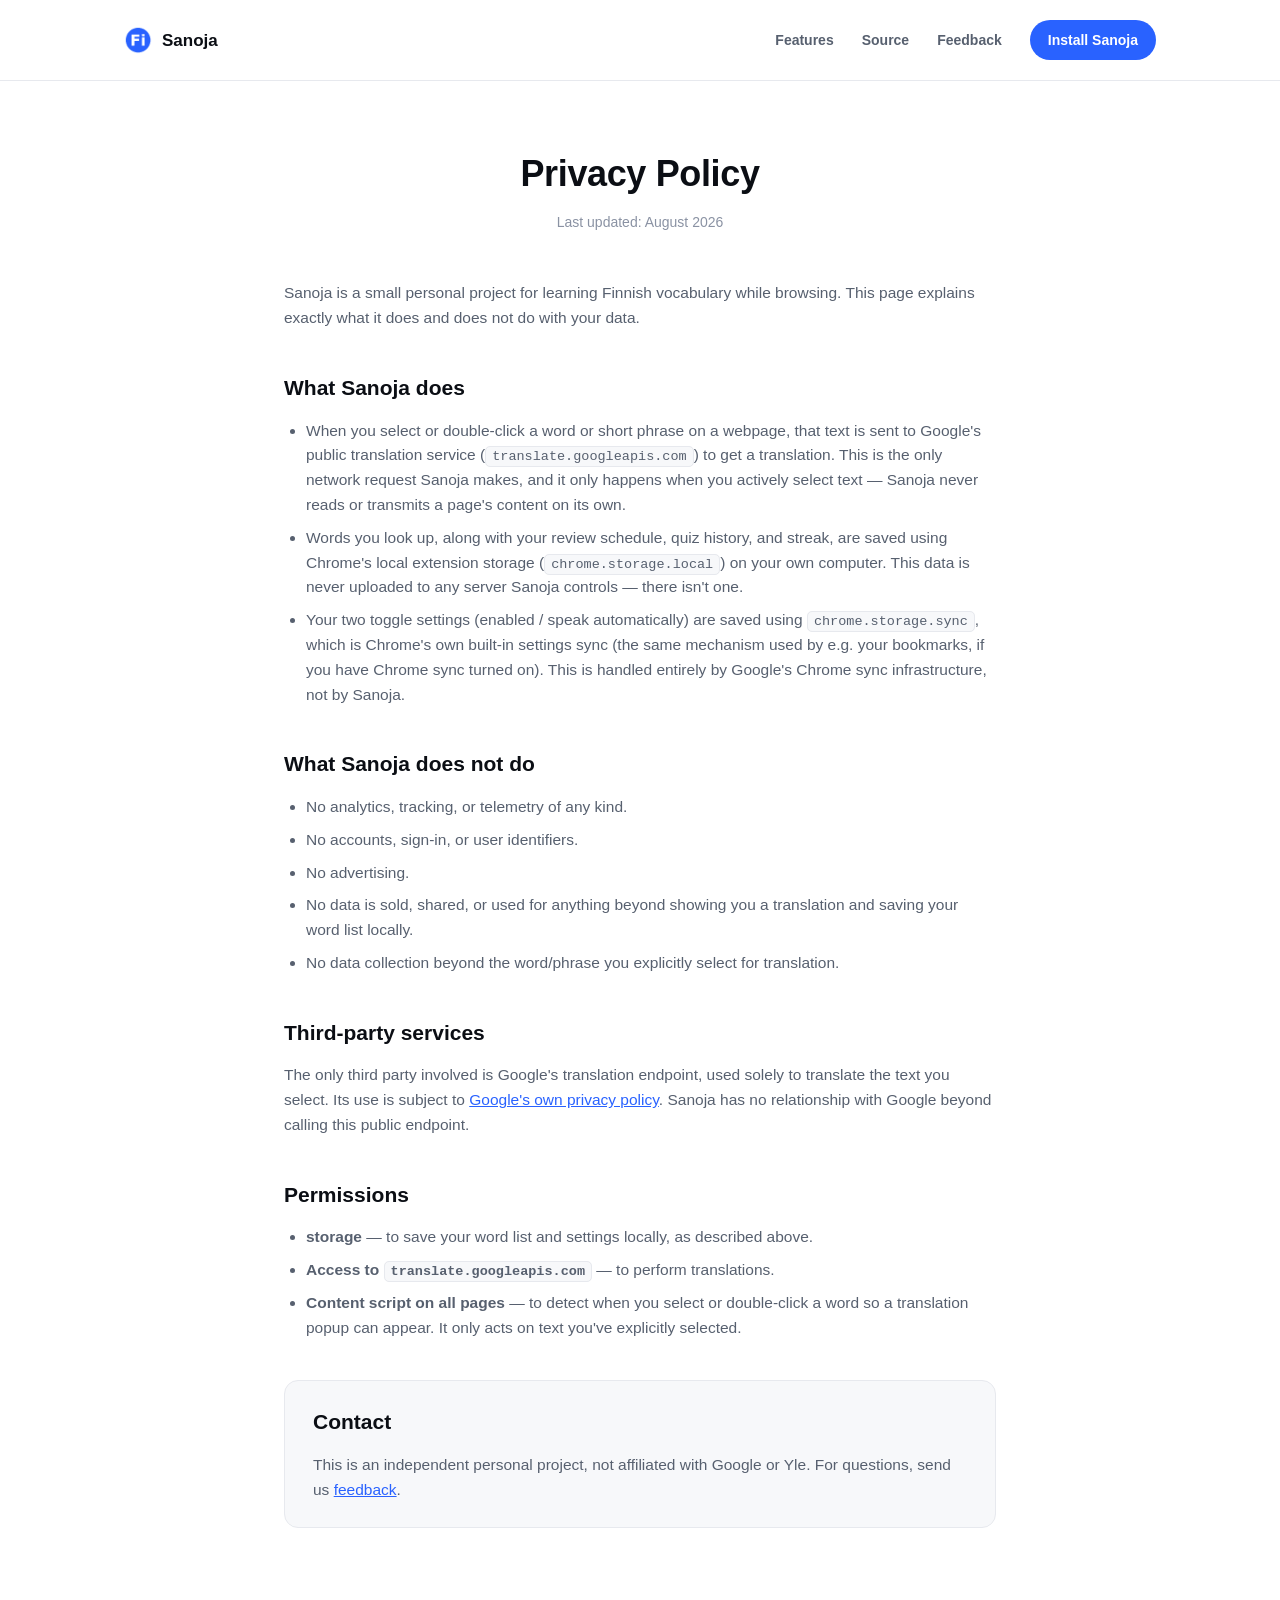
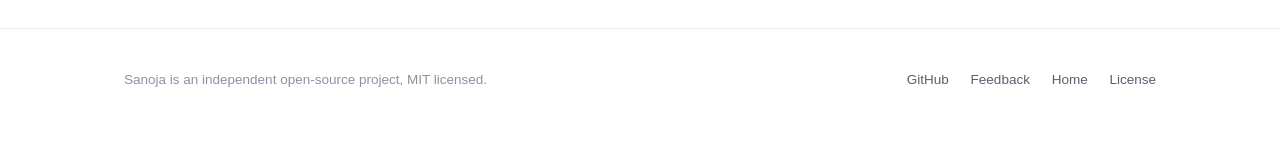
<file: docs/privacy.html>
<!DOCTYPE html>
<html lang="en">
<head>
<meta charset="utf-8" />
<meta name="viewport" content="width=device-width, initial-scale=1" />
<title>Privacy Policy — Sanoja</title>
<meta name="description" content="Sanoja's privacy policy: what data the extension touches, what it does not do, and why." />
<link rel="icon" href="assets/icon128.png" />
<style>
  :root {
    color-scheme: light;
    --page: #ffffff;
    --surface-alt: #f7f8fa;
    --text-primary: #0b0e14;
    --text-secondary: #57606f;
    --text-muted: #8a92a3;
    --gridline: #e7e9ee;
    --accent: #2962ff;
    --accent-dark: #1a3fd6;
    --accent-soft: #e8edff;
  }
  * { box-sizing: border-box; }
  body {
    margin: 0;
    background: var(--page);
    color: var(--text-primary);
    font-family: -apple-system, BlinkMacSystemFont, "Segoe UI", Roboto, Helvetica, Arial, sans-serif;
    line-height: 1.6;
  }
  a { color: var(--accent); }
  .wrap { max-width: 1080px; margin: 0 auto; padding: 0 24px; }

  header.nav { padding: 20px 0; border-bottom: 1px solid var(--gridline); }
  header.nav .wrap { display: flex; align-items: center; justify-content: space-between; }
  .brand { display: flex; align-items: center; gap: 10px; font-weight: 700; font-size: 17px; text-decoration: none; color: var(--text-primary); }
  .brand img { width: 28px; height: 28px; border-radius: 50%; }
  .nav-links { display: flex; align-items: center; gap: 28px; font-size: 14px; font-weight: 600; }
  .nav-links a { color: var(--text-secondary); text-decoration: none; }
  .nav-links a:hover { color: var(--accent); }
  .nav-cta { background: var(--accent); color: white !important; padding: 9px 18px; border-radius: 999px; font-weight: 700; }
  .nav-cta:hover { background: var(--accent-dark); }

  .doc-hero { padding: 64px 0 8px; text-align: center; }
  .doc-hero h1 { font-size: 36px; margin: 0 0 8px; letter-spacing: -0.01em; }
  .doc-hero p.updated { color: var(--text-muted); font-size: 14px; margin: 0; }

  .doc { max-width: 760px; margin: 0 auto; padding: 40px 24px 100px; }
  .doc h2 { font-size: 21px; margin: 40px 0 14px; }
  .doc h2:first-child { margin-top: 0; }
  .doc p { color: var(--text-secondary); font-size: 15.5px; margin: 0 0 14px; }
  .doc ul { color: var(--text-secondary); font-size: 15.5px; padding-left: 22px; margin: 0 0 14px; }
  .doc li { margin-bottom: 8px; }
  .doc li:last-child { margin-bottom: 0; }
  .doc code {
    background: var(--surface-alt);
    border: 1px solid var(--gridline);
    border-radius: 5px;
    padding: 2px 6px;
    font-size: 13.5px;
  }
  .card {
    background: var(--surface-alt);
    border: 1px solid var(--gridline);
    border-radius: 14px;
    padding: 24px 28px;
    margin-top: 40px;
  }
  .card h2 { margin-top: 0; }

  footer { padding: 40px 0 56px; border-top: 1px solid var(--gridline); }
  footer .wrap {
    display: flex; justify-content: space-between; align-items: center;
    flex-wrap: wrap; gap: 16px; font-size: 13.5px; color: var(--text-muted);
  }
  footer a { color: var(--text-secondary); text-decoration: none; margin-left: 18px; }
  footer a:hover { color: var(--accent); }

  @media (max-width: 760px) {
    .doc-hero h1 { font-size: 28px; }
    .nav-links { gap: 16px; }
  }
</style>
</head>
<body>

  <header class="nav">
    <div class="wrap">
      <a class="brand" href="index.html"><img src="assets/icon128.png" alt="" />Sanoja</a>
      <nav class="nav-links">
        <a href="index.html#features">Features</a>
        <a href="https://github.com/sanoja-app/sanoja-finnish-word-reader">Source</a>
        <a href="feedback.html">Feedback</a>
        <a href="https://github.com/sanoja-app/sanoja-finnish-word-reader#how-to-install-unpacked-for-testing" class="nav-cta">Install Sanoja</a>
      </nav>
    </div>
  </header>

  <section class="doc-hero">
    <div class="wrap">
      <h1>Privacy Policy</h1>
      <p class="updated">Last updated: August 2026</p>
    </div>
  </section>

  <article class="doc">
    <p>
      Sanoja is a small personal project for learning Finnish vocabulary
      while browsing. This page explains exactly what it does and does not
      do with your data.
    </p>

    <h2>What Sanoja does</h2>
    <ul>
      <li>When you select or double-click a word or short phrase on a
        webpage, that text is sent to Google's public translation service
        (<code>translate.googleapis.com</code>) to get a translation. This
        is the only network request Sanoja makes, and it only happens when
        you actively select text — Sanoja never reads or transmits a
        page's content on its own.</li>
      <li>Words you look up, along with your review schedule, quiz history,
        and streak, are saved using Chrome's local extension storage
        (<code>chrome.storage.local</code>) on your own computer. This data
        is never uploaded to any server Sanoja controls — there isn't
        one.</li>
      <li>Your two toggle settings (enabled / speak automatically) are
        saved using <code>chrome.storage.sync</code>, which is Chrome's own
        built-in settings sync (the same mechanism used by e.g. your
        bookmarks, if you have Chrome sync turned on). This is handled
        entirely by Google's Chrome sync infrastructure, not by Sanoja.</li>
    </ul>

    <h2>What Sanoja does not do</h2>
    <ul>
      <li>No analytics, tracking, or telemetry of any kind.</li>
      <li>No accounts, sign-in, or user identifiers.</li>
      <li>No advertising.</li>
      <li>No data is sold, shared, or used for anything beyond showing you
        a translation and saving your word list locally.</li>
      <li>No data collection beyond the word/phrase you explicitly select
        for translation.</li>
    </ul>

    <h2>Third-party services</h2>
    <p>
      The only third party involved is Google's translation endpoint, used
      solely to translate the text you select. Its use is subject to
      <a href="https://policies.google.com/privacy">Google's own privacy
      policy</a>. Sanoja has no relationship with Google beyond calling
      this public endpoint.
    </p>

    <h2>Permissions</h2>
    <ul>
      <li><strong>storage</strong> — to save your word list and settings
        locally, as described above.</li>
      <li><strong>Access to <code>translate.googleapis.com</code></strong>
        — to perform translations.</li>
      <li><strong>Content script on all pages</strong> — to detect when
        you select or double-click a word so a translation popup can
        appear. It only acts on text you've explicitly selected.</li>
    </ul>

    <div class="card">
      <h2>Contact</h2>
      <p style="margin:0">
        This is an independent personal project, not affiliated with
        Google or Yle. For questions, send us
        <a href="feedback.html">feedback</a>.
      </p>
    </div>
  </article>

  <footer>
    <div class="wrap">
      <span>Sanoja is an independent open-source project, MIT licensed.</span>
      <div>
        <a href="https://github.com/sanoja-app/sanoja-finnish-word-reader">GitHub</a>
        <a href="feedback.html">Feedback</a>
        <a href="index.html">Home</a>
        <a href="https://github.com/sanoja-app/sanoja-finnish-word-reader/blob/main/LICENSE">License</a>
      </div>
    </div>
  </footer>

</body>
</html>
</file>
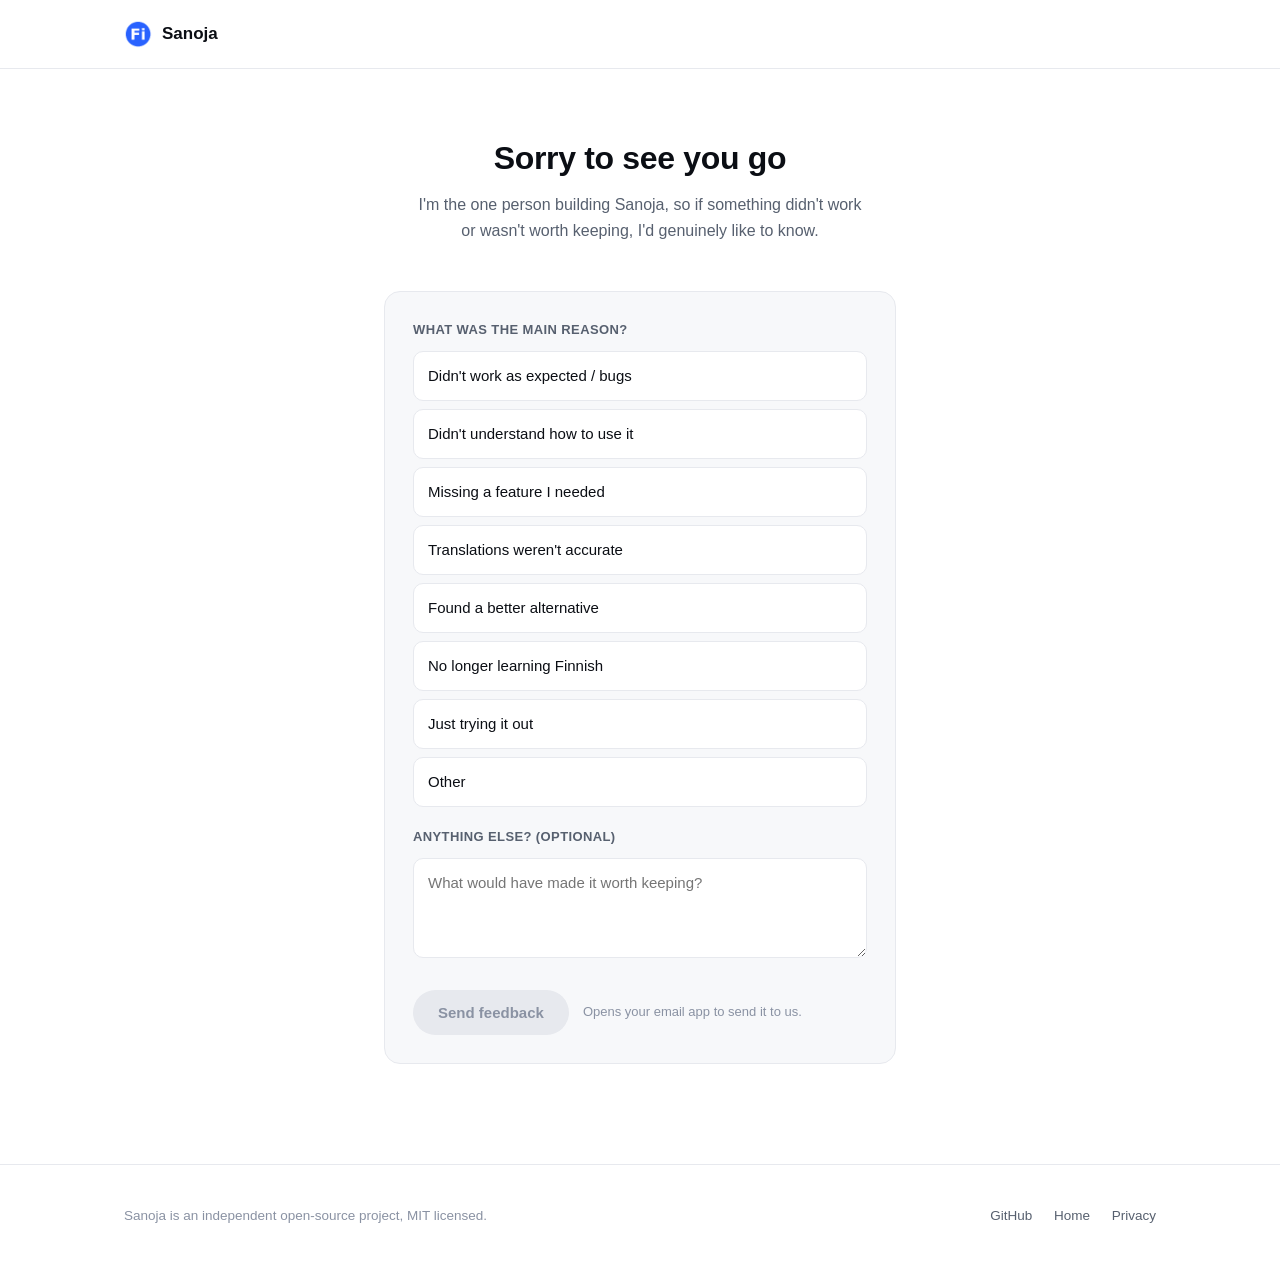
<file: docs/uninstall.html>
<!DOCTYPE html>
<html lang="en">
<head>
<meta charset="utf-8" />
<meta name="viewport" content="width=device-width, initial-scale=1" />
<title>Sorry to see you go — Sanoja</title>
<meta name="robots" content="noindex" />
<link rel="icon" href="assets/icon128.png" />
<style>
  :root {
    color-scheme: light;
    --page: #ffffff;
    --surface-alt: #f7f8fa;
    --text-primary: #0b0e14;
    --text-secondary: #57606f;
    --text-muted: #8a92a3;
    --gridline: #e7e9ee;
    --accent: #2962ff;
    --accent-dark: #1a3fd6;
    --accent-soft: #e8edff;
  }
  * { box-sizing: border-box; }
  body {
    margin: 0;
    background: var(--page);
    color: var(--text-primary);
    font-family: -apple-system, BlinkMacSystemFont, "Segoe UI", Roboto, Helvetica, Arial, sans-serif;
    line-height: 1.6;
  }
  a { color: var(--accent); }
  .wrap { max-width: 1080px; margin: 0 auto; padding: 0 24px; }

  header.nav { padding: 20px 0; border-bottom: 1px solid var(--gridline); }
  header.nav .wrap { display: flex; align-items: center; justify-content: space-between; }
  .brand { display: flex; align-items: center; gap: 10px; font-weight: 700; font-size: 17px; text-decoration: none; color: var(--text-primary); }
  .brand img { width: 28px; height: 28px; border-radius: 50%; }

  .doc-hero { padding: 64px 0 8px; text-align: center; }
  .doc-hero h1 { font-size: 32px; margin: 0 0 8px; letter-spacing: -0.01em; }
  .doc-hero p.sub { color: var(--text-secondary); font-size: 16px; max-width: 460px; margin: 0 auto; }

  .doc { max-width: 560px; margin: 0 auto; padding: 40px 24px 100px; }

  .card {
    background: var(--surface-alt);
    border: 1px solid var(--gridline);
    border-radius: 16px;
    padding: 28px;
  }

  label {
    display: block;
    font-size: 13px;
    font-weight: 700;
    color: var(--text-secondary);
    text-transform: uppercase;
    letter-spacing: 0.03em;
    margin: 0 0 10px;
  }

  .reasons { display: flex; flex-direction: column; gap: 8px; margin-bottom: 20px; }
  .reason {
    display: block;
    width: 100%;
    text-align: left;
    font: inherit;
    font-size: 15px;
    color: var(--text-primary);
    background: var(--page);
    border: 1px solid var(--gridline);
    border-radius: 10px;
    padding: 12px 14px;
    cursor: pointer;
  }
  .reason:hover { border-color: var(--accent); background: var(--accent-soft); }
  .reason.selected { border-color: var(--accent); background: var(--accent-soft); font-weight: 600; }

  .field { margin-bottom: 0; }
  textarea {
    width: 100%;
    font: inherit;
    font-size: 15px;
    color: var(--text-primary);
    background: var(--page);
    border: 1px solid var(--gridline);
    border-radius: 10px;
    padding: 12px 14px;
    resize: vertical;
    min-height: 100px;
  }
  textarea:focus { outline: 2px solid var(--accent); outline-offset: -1px; }

  .actions { margin-top: 24px; display: flex; align-items: center; gap: 14px; flex-wrap: wrap; }
  .btn {
    display: inline-flex;
    align-items: center;
    gap: 8px;
    padding: 13px 24px;
    border-radius: 999px;
    font-weight: 700;
    font-size: 15px;
    text-decoration: none;
    border: 1px solid transparent;
    cursor: pointer;
  }
  .btn-primary { background: var(--accent); color: white; }
  .btn-primary:hover { background: var(--accent-dark); }
  .btn-primary:disabled { background: var(--gridline); color: var(--text-muted); cursor: not-allowed; }
  .actions .note { font-size: 13px; color: var(--text-muted); }

  .alt {
    margin-top: 28px;
    text-align: center;
    font-size: 14.5px;
    color: var(--text-secondary);
  }

  footer { padding: 40px 0 56px; border-top: 1px solid var(--gridline); }
  footer .wrap {
    display: flex; justify-content: space-between; align-items: center;
    flex-wrap: wrap; gap: 16px; font-size: 13.5px; color: var(--text-muted);
  }
  footer a { color: var(--text-secondary); text-decoration: none; margin-left: 18px; }
  footer a:hover { color: var(--accent); }

  @media (max-width: 760px) {
    .doc-hero h1 { font-size: 26px; }
    .card { padding: 22px 18px; }
  }
</style>
</head>
<body>

  <header class="nav">
    <div class="wrap">
      <a class="brand" href="index.html"><img src="assets/icon128.png" alt="" />Sanoja</a>
    </div>
  </header>

  <section class="doc-hero">
    <div class="wrap">
      <h1>Sorry to see you go</h1>
      <p class="sub">I'm the one person building Sanoja, so if something didn't work or wasn't worth keeping, I'd genuinely like to know.</p>
    </div>
  </section>

  <article class="doc">
    <div class="card">
      <form id="uninstall-form">
        <div class="field" style="margin-bottom: 20px;">
          <label>What was the main reason?</label>
          <div class="reasons" id="reasons">
            <button type="button" class="reason" data-reason="Didn't work as expected / bugs">Didn't work as expected / bugs</button>
            <button type="button" class="reason" data-reason="Didn't understand how to use it">Didn't understand how to use it</button>
            <button type="button" class="reason" data-reason="Missing a feature I needed">Missing a feature I needed</button>
            <button type="button" class="reason" data-reason="Translations weren't accurate">Translations weren't accurate</button>
            <button type="button" class="reason" data-reason="Found a better alternative">Found a better alternative</button>
            <button type="button" class="reason" data-reason="No longer learning Finnish">No longer learning Finnish</button>
            <button type="button" class="reason" data-reason="Just trying it out">Just trying it out</button>
            <button type="button" class="reason" data-reason="Other">Other</button>
          </div>
        </div>
        <div class="field">
          <label for="un-message">Anything else? (optional)</label>
          <textarea id="un-message" name="message" placeholder="What would have made it worth keeping?"></textarea>
        </div>
        <div class="actions">
          <button class="btn btn-primary" type="submit" id="un-submit" disabled>Send feedback</button>
          <span class="note">Opens your email app to send it to us.</span>
        </div>
      </form>
    </div>
  </article>

  <script>
    (function () {
      var selected = null;
      var reasonsWrap = document.getElementById('reasons');
      var submitBtn = document.getElementById('un-submit');

      reasonsWrap.addEventListener('click', function (e) {
        var btn = e.target.closest('.reason');
        if (!btn) return;
        selected = btn.getAttribute('data-reason');
        Array.prototype.forEach.call(reasonsWrap.querySelectorAll('.reason'), function (b) {
          b.classList.toggle('selected', b === btn);
        });
        submitBtn.disabled = false;
      });

      document.getElementById('uninstall-form').addEventListener('submit', function (e) {
        e.preventDefault();
        if (!selected) return;
        var message = document.getElementById('un-message').value.trim();

        var body = 'Reason: ' + selected;
        if (message) body += '\n\n' + message;

        var mailto = 'mailto:shahzainhtc@gmail.com'
          + '?subject=' + encodeURIComponent('Sanoja uninstall feedback')
          + '&body=' + encodeURIComponent(body);
        window.location.href = mailto;
      });
    })();
  </script>

  <footer>
    <div class="wrap">
      <span>Sanoja is an independent open-source project, MIT licensed.</span>
      <div>
        <a href="https://github.com/sanoja-app/sanoja-finnish-word-reader">GitHub</a>
        <a href="index.html">Home</a>
        <a href="privacy.html">Privacy</a>
      </div>
    </div>
  </footer>

</body>
</html>
</file>
<file: history.css>
/* Several elements below use `hidden` alongside a class that sets its own
   `display` (flex, etc.) — without this, that class's display declaration
   beats the browser's default `[hidden] { display: none }` rule and the
   element stays visible despite being "hidden". */
[hidden] {
  display: none !important;
}

:root {
  color-scheme: light;
  --page: #f9f9f7;
  --surface: #fcfcfb;
  --text-primary: #0b0b0b;
  --text-secondary: #52514e;
  --text-muted: #898781;
  --gridline: #e1e0d9;
  --border: rgba(11, 11, 11, 0.10);
  --accent: #2962ff;
  --accent-soft: rgba(41, 98, 255, 0.10);
  --danger: #d03b3b;
  --good: #1baf7a;
  --streak: #eb6834;
  --row-hover: #f2f2f7;
  --card-surface: #ffffff;
  --shadow-card: 0 1px 3px rgba(11, 11, 11, 0.05), 0 10px 24px rgba(11, 11, 11, 0.06);
}

@media (prefers-color-scheme: dark) {
  :root {
    color-scheme: dark;
    --page: #0d0d0d;
    --surface: #1a1a19;
    --text-primary: #ffffff;
    --text-secondary: #c3c2b7;
    --text-muted: #898781;
    --gridline: #2c2c2a;
    --border: rgba(255, 255, 255, 0.10);
    --accent: #3987e5;
    --accent-soft: rgba(57, 135, 229, 0.16);
    --danger: #e66767;
    --good: #199e70;
    --streak: #d95926;
    --row-hover: #232322;
    --card-surface: #211f1c;
    --shadow-card: 0 1px 3px rgba(0, 0, 0, 0.3), 0 12px 28px rgba(0, 0, 0, 0.35);
  }
}

* { box-sizing: border-box; }

body {
  margin: 0;
  background: var(--page);
  color: var(--text-primary);
  font-family: -apple-system, BlinkMacSystemFont, "Segoe UI", Roboto, Helvetica, Arial, sans-serif;
  font-weight: 400;
}

.wrap {
  max-width: 640px;
  margin: 0 auto;
  padding: 32px 24px 60px;
}

header h1 {
  font-size: 20px;
  font-weight: 600;
  letter-spacing: -0.01em;
  margin: 0 0 4px;
}

.stat-line {
  display: flex;
  align-items: center;
  gap: 4px;
  margin: 0 0 20px;
  font-size: 13px;
  color: var(--text-secondary);
}

.stat-line .streak {
  display: inline-flex;
  align-items: center;
  gap: 2px;
  color: var(--streak);
  font-weight: 600;
  margin-left: 6px;
}

/* Segmented controls */

.segmented {
  display: inline-flex;
  background: var(--surface);
  border: 1px solid var(--gridline);
  border-radius: 10px;
  padding: 3px;
  margin-bottom: 20px;
  gap: 2px;
}

.segmented.small {
  padding: 2px;
  border-radius: 8px;
  margin-bottom: 0;
}

.segment-btn {
  display: flex;
  align-items: center;
  gap: 6px;
  border: none;
  background: transparent;
  color: var(--text-secondary);
  font-size: 13px;
  font-weight: 600;
  padding: 8px 16px;
  border-radius: 7px;
  cursor: pointer;
}

.segment-btn.active {
  background: var(--accent);
  color: white;
}

.subseg-btn {
  display: flex;
  align-items: center;
  justify-content: center;
  border: none;
  background: transparent;
  color: var(--text-secondary);
  padding: 6px 9px;
  border-radius: 6px;
  cursor: pointer;
}

.subseg-btn.active {
  background: var(--accent-soft);
  color: var(--accent);
}

.section {
  display: none;
}

.section.active {
  display: block;
}

/* Words toolbar */

.words-toolbar {
  display: flex;
  flex-wrap: wrap;
  align-items: center;
  gap: 8px;
  margin-bottom: 16px;
}

.search-wrap {
  position: relative;
  flex: 1;
  min-width: 140px;
}

.search-icon {
  position: absolute;
  left: 9px;
  top: 50%;
  transform: translateY(-50%);
  color: var(--text-muted);
  display: flex;
  pointer-events: none;
}

#search {
  width: 100%;
  padding: 8px 10px 8px 30px;
  border-radius: 8px;
  border: 1px solid var(--gridline);
  background: var(--surface);
  color: var(--text-primary);
  font-size: 13px;
}

#sortBy {
  padding: 8px 10px;
  border-radius: 8px;
  border: 1px solid var(--gridline);
  background: var(--surface);
  color: var(--text-primary);
  font-size: 13px;
}

.icon-btn {
  display: flex;
  align-items: center;
  justify-content: center;
  width: 34px;
  height: 34px;
  border: 1px solid var(--gridline);
  background: var(--surface);
  color: var(--text-secondary);
  border-radius: 8px;
  cursor: pointer;
}

.icon-btn:hover {
  background: var(--row-hover);
}

.menu-wrap {
  position: relative;
}

.dropdown-menu {
  position: absolute;
  top: calc(100% + 6px);
  right: 0;
  background: var(--surface);
  border: 1px solid var(--gridline);
  border-radius: 10px;
  box-shadow: 0 8px 24px rgba(0, 0, 0, 0.16);
  padding: 6px;
  min-width: 200px;
  z-index: 20;
}

.menu-item {
  display: flex;
  align-items: center;
  gap: 9px;
  width: 100%;
  border: none;
  background: transparent;
  color: var(--text-primary);
  font-size: 13px;
  padding: 9px 10px;
  border-radius: 7px;
  cursor: pointer;
  text-align: left;
}

.menu-item:hover {
  background: var(--row-hover);
}

.menu-item.danger {
  color: var(--danger);
}

.empty-state {
  padding: 48px 16px;
  text-align: center;
  color: var(--text-secondary);
}

.empty-state .muted {
  color: var(--text-muted);
  font-size: 13px;
}

.pagination {
  display: flex;
  align-items: center;
  justify-content: center;
  flex-wrap: wrap;
  gap: 4px;
  margin-top: 14px;
}

.page-btn {
  min-width: 30px;
  height: 30px;
  padding: 0 8px;
  border: 1px solid var(--gridline);
  background: var(--surface);
  color: var(--text-secondary);
  border-radius: 7px;
  font-size: 13px;
  font-variant-numeric: tabular-nums;
  cursor: pointer;
}

.page-btn:hover:not(:disabled) {
  background: var(--row-hover);
}

.page-btn:disabled {
  color: var(--text-muted);
  cursor: default;
  opacity: 0.5;
}

.page-btn.active {
  background: var(--accent);
  border-color: var(--accent);
  color: white;
  cursor: default;
}

.page-gap {
  color: var(--text-muted);
  font-size: 13px;
  padding: 0 2px;
}

.list-view {
  width: 100%;
  border-collapse: collapse;
  background: var(--surface);
  border: 1px solid var(--gridline);
  border-radius: 10px;
  overflow: hidden;
}

.list-view th {
  text-align: left;
  font-size: 11px;
  text-transform: uppercase;
  letter-spacing: 0.03em;
  color: var(--text-muted);
  font-weight: 600;
  padding: 10px 14px;
  border-bottom: 1px solid var(--gridline);
}

.list-view td {
  padding: 10px 14px;
  font-size: 14px;
  border-bottom: 1px solid var(--gridline);
  color: var(--text-primary);
}

.list-view tr:last-child td {
  border-bottom: none;
}

.list-view tr:hover td {
  background: var(--row-hover);
}

.list-view td.finnish {
  font-weight: 600;
}

.list-view td.count,
.list-view td.lastseen {
  color: var(--text-secondary);
  font-variant-numeric: tabular-nums;
  white-space: nowrap;
}

.delete-btn {
  display: flex;
  align-items: center;
  justify-content: center;
  border: none;
  background: transparent;
  color: var(--text-muted);
  cursor: pointer;
  padding: 5px;
  border-radius: 6px;
}

.delete-btn:hover {
  color: var(--danger);
  background: var(--row-hover);
}

/* Custom tooltip — the native `title` attribute it replaces renders at
   whatever tiny size the OS picks and can't be restyled, which is exactly
   what made the Stage explanation hard to read. It's also positioned fixed
   to the viewport (not the trigger) rather than absolute, because its
   triggers live inside `.list-view`'s `overflow: hidden` (used to clip that
   table to its rounded corners) — an absolutely-positioned bubble would get
   cut off against the table's own edges. */
.info-tip {
  display: inline-flex;
  align-items: center;
  gap: 3px;
  cursor: help;
}

.context-tip {
  font-size: 11px;
  color: var(--text-muted);
}

.info-tip-bubble {
  display: none;
  position: fixed;
  width: max-content;
  max-width: 230px;
  background: var(--text-primary);
  color: var(--page);
  font-size: 12.5px;
  font-weight: 400;
  text-transform: none;
  letter-spacing: normal;
  line-height: 1.5;
  text-align: left;
  padding: 10px 12px;
  border-radius: 8px;
  box-shadow: 0 10px 24px rgba(0, 0, 0, 0.2);
  z-index: 1000;
  pointer-events: none;
}

.info-tip-bubble.visible {
  display: block;
}

.box-badge {
  display: inline-flex;
  align-items: center;
  justify-content: center;
  width: 28px;
  height: 28px;
  border-radius: 6px;
  font-size: 12px;
  font-weight: 600;
  color: white;
}

.box-badge.box-1 {
  background: #ef5350;
}

.box-badge.box-2 {
  background: #fb8c00;
}

.box-badge.box-3 {
  background: #fdd835;
  color: #0b0b0b;
}

.box-badge.box-4 {
  background: #7cb342;
}

.box-badge.box-5 {
  background: #1b5e20;
}

.cloud-view {
  background: var(--surface);
  border: 1px solid var(--gridline);
  border-radius: 10px;
  padding: 32px;
  display: flex;
  flex-wrap: wrap;
  align-items: baseline;
  gap: 10px 18px;
  min-height: 200px;
}

.cloud-word {
  cursor: default;
  line-height: 1.2;
  font-weight: 600;
}

/* Known words — collapsed by default so the words still being learned stay
   the focus; this is a quiet archive, not another list to work through. */
.mastered-details {
  margin-top: 16px;
  background: var(--surface);
  border: 1px solid var(--gridline);
  border-radius: 10px;
  padding: 4px 4px;
}

.mastered-summary {
  display: flex;
  align-items: center;
  gap: 8px;
  list-style: none;
  cursor: pointer;
  padding: 10px 12px;
  font-size: 13px;
  font-weight: 600;
  color: var(--text-secondary);
  border-radius: 8px;
}

.mastered-summary::-webkit-details-marker {
  display: none;
}

.mastered-summary:hover {
  background: var(--row-hover);
}

.mastered-summary svg {
  color: var(--good);
}

.mastered-list {
  padding: 4px 4px 6px;
}

.mastered-row {
  display: flex;
  align-items: center;
  justify-content: space-between;
  gap: 10px;
  padding: 8px 10px;
  border-radius: 8px;
}

.mastered-row:hover {
  background: var(--row-hover);
}

.mastered-word-text {
  display: flex;
  align-items: baseline;
  gap: 8px;
  min-width: 0;
}

.mastered-finnish {
  font-size: 14px;
  font-weight: 600;
  color: var(--text-primary);
}

.mastered-english {
  font-size: 13px;
  color: var(--text-muted);
}

.mastered-actions {
  display: flex;
  align-items: center;
  gap: 4px;
  flex-shrink: 0;
}

.mastered-actions .icon-btn {
  width: 28px;
  height: 28px;
  border: none;
  background: transparent;
}

.mastered-actions .icon-btn:hover {
  background: var(--accent-soft);
  color: var(--accent);
}

/* Quiz / Practice */

.quiz-view {
  background: var(--surface);
  border: 1px solid var(--gridline);
  border-radius: 10px;
  padding: 40px 24px;
  min-height: 260px;
  display: flex;
  flex-direction: column;
  align-items: center;
  justify-content: center;
  text-align: center;
}

.due-text {
  font-size: 15px;
  color: var(--text-secondary);
  margin: 0 0 20px;
}

/* A plain div doesn't center its own children just because an ancestor
   sets `text-align: center` — that only centers inline-level content, and
   `.primary-btn` (display: flex) is a block-level box, so the Start button
   was landing flush left no matter what the ancestor's text-align said.
   Making this a centering flex column — the same pattern `.quiz-card` and
   `.quiz-view` already use — centers every child regardless of its own
   display type. */
.quiz-intro {
  display: flex;
  flex-direction: column;
  align-items: center;
  width: 100%;
}

/* Practice-intro mode cards. Focused Practice and Free Practice aren't two
   sizes of the same action — one updates each word's stage, the other
   doesn't touch it — so they're laid out as two named, tagged modes you
   pick between, not a primary/ghost button pair that only differs in fill. */
.mode-grid {
  display: flex;
  gap: 12px;
  width: 100%;
  max-width: 460px;
}

.mode-card {
  flex: 1;
  display: flex;
  flex-direction: column;
  align-items: flex-start;
  gap: 10px;
  text-align: left;
  border-radius: 14px;
  padding: 20px 18px;
  cursor: pointer;
  font-family: inherit;
  transition: border-color 0.12s ease, background 0.12s ease, box-shadow 0.12s ease;
}

/* Selecting a card (radio-style — pick one, then press Start below) is what
   earns the filled accent treatment now; an unselected card stays neutral
   even if it's the recommended one, so the fill actually means "chosen"
   instead of borrowing `.segment-btn.active`'s "currently active" look for
   a card nobody's picked yet. */
.mode-card.mode-primary,
.mode-card.mode-secondary {
  background: var(--surface);
  border: 1.5px solid var(--gridline);
}

.mode-card.mode-primary:hover:not(:disabled):not(.selected),
.mode-card.mode-secondary:hover:not(:disabled):not(.selected) {
  border-color: var(--text-muted);
  background: var(--row-hover);
}

.mode-card.selected {
  border-color: var(--accent);
  background: var(--accent-soft);
  box-shadow: 0 0 0 3px var(--accent-soft);
}

.mode-card:focus-visible {
  outline: 2px solid var(--accent);
  outline-offset: 2px;
}

.mode-card:disabled {
  opacity: 0.55;
  cursor: default;
}

.batch-size-row {
  width: 100%;
  max-width: 460px;
  margin-top: 16px;
  display: flex;
  flex-direction: column;
  gap: 6px;
}

.batch-size-label {
  font-size: 13px;
  color: var(--text-secondary);
}

.batch-size-label span {
  font-weight: 600;
  color: var(--text-primary);
}

.batch-size-row input[type="range"] {
  width: 100%;
  accent-color: var(--accent);
}

.start-mode-btn {
  margin-top: 20px;
}

.mode-icon {
  display: flex;
  align-items: center;
  justify-content: center;
  width: 34px;
  height: 34px;
  border-radius: 9px;
}

.mode-primary .mode-icon {
  background: var(--accent);
  color: white;
}

.mode-secondary .mode-icon {
  background: var(--row-hover);
  color: var(--text-secondary);
}

.mode-title {
  font-size: 14.5px;
  font-weight: 700;
  color: var(--text-primary);
  letter-spacing: -0.01em;
}

.mode-desc {
  font-size: 12.5px;
  color: var(--text-secondary);
  line-height: 1.5;
}

.mode-tag {
  font-size: 10px;
  font-weight: 600;
  text-transform: uppercase;
  letter-spacing: 0.03em;
  padding: 3px 8px;
  border-radius: 4px;
  margin-top: 2px;
}

.mode-primary .mode-tag {
  background: var(--accent);
  color: white;
}

.mode-secondary .mode-tag {
  background: var(--row-hover);
  color: var(--text-secondary);
}

.primary-btn {
  display: flex;
  align-items: center;
  gap: 7px;
  border: none;
  background: var(--accent);
  color: white;
  border-radius: 8px;
  padding: 10px 20px;
  font-size: 13px;
  font-weight: 600;
  cursor: pointer;
}

.primary-btn:hover {
  filter: brightness(1.1);
}

.ghost-btn {
  border: 1px solid var(--gridline);
  background: var(--surface);
  color: var(--text-primary);
  border-radius: 8px;
  padding: 10px 20px;
  font-size: 13px;
  cursor: pointer;
}

.ghost-btn:hover {
  background: var(--row-hover);
}

.quiz-card {
  width: 100%;
  max-width: 420px;
  display: flex;
  flex-direction: column;
  align-items: center;
}

.quiz-card-header {
  width: 100%;
  display: flex;
  align-items: center;
  justify-content: space-between;
  margin-bottom: 16px;
}

.quiz-header-left {
  display: flex;
  align-items: center;
  gap: 8px;
}

.quiz-header-right {
  display: flex;
  align-items: center;
  gap: 6px;
}

.icon-btn.small.muted {
  color: var(--text-muted);
}

.quiz-progress-track {
  width: 100%;
  height: 4px;
  border-radius: 2px;
  background: var(--gridline);
  overflow: hidden;
  margin-bottom: 20px;
}

.quiz-progress-fill {
  height: 100%;
  width: 100%;
  border-radius: 2px;
  background: var(--accent);
  transform: scaleX(0);
  transform-origin: left;
  transition: transform 0.3s cubic-bezier(0.22, 0.61, 0.36, 1);
}

/* The card itself carries the mode, not just the header text — grading
   silently does or doesn't touch a word's stage, so the session needs a
   visual that survives a glance mid-card, not just at the intro screen. */
.mode-badge {
  font-size: 9.5px;
  font-weight: 700;
  text-transform: uppercase;
  letter-spacing: 0.03em;
  padding: 3px 7px;
  border-radius: 5px;
}

.mode-badge.graded {
  background: var(--accent-soft);
  color: var(--accent);
}

.mode-badge.practice {
  background: var(--row-hover);
  color: var(--text-secondary);
}

.quiz-progress {
  font-size: 12px;
  color: var(--text-muted);
  margin: 0;
}

.icon-btn.small {
  width: 26px;
  height: 26px;
}

.flash-card {
  width: 100%;
  border: 1px solid var(--gridline);
  border-radius: 12px;
  padding: 28px 24px;
  margin-bottom: 20px;
  background: var(--card-surface);
  box-shadow: var(--shadow-card);
  transition: opacity 0.2s cubic-bezier(0.22, 0.61, 0.36, 1),
    transform 0.2s cubic-bezier(0.22, 0.61, 0.36, 1), border-color 0.15s ease, box-shadow 0.15s ease;
}

.flash-card.graded {
  border-top-width: 3px;
  border-top-color: var(--accent);
  padding-top: 26px;
}

/* Exit plays on the outgoing card; enter is the same motion in reverse on
   the incoming one, so a card advance reads as one continuous swap instead
   of a fade-out followed by a hard pop-in. */
.flash-card.card-exit {
  opacity: 0;
  transform: translateY(-8px) scale(0.98);
}

.flash-card.card-enter {
  opacity: 0;
  transform: translateY(8px) scale(0.98);
}

/* A brief color wash on the card itself — echoing the grade button just
   pressed — before the exit transition carries it away, so the grade
   registers on the card, not just the button under the cursor. */
.flash-card.grade-good {
  border-color: var(--good);
  box-shadow: 0 0 0 3px color-mix(in srgb, var(--good) 16%, transparent), var(--shadow-card);
}

.flash-card.grade-bad {
  border-color: var(--danger);
  box-shadow: 0 0 0 3px color-mix(in srgb, var(--danger) 16%, transparent), var(--shadow-card);
}

.flash-label {
  font-size: 10px;
  font-weight: 700;
  text-transform: uppercase;
  letter-spacing: 0.03em;
  color: var(--text-muted);
  margin-bottom: 6px;
}

.flash-word-row {
  display: flex;
  align-items: center;
  justify-content: center;
  gap: 10px;
}

.flash-finnish {
  font-size: 28px;
  font-weight: 700;
  color: var(--text-primary);
}

.speak-btn {
  display: flex;
  align-items: center;
  justify-content: center;
  border: none;
  background: var(--accent);
  color: white;
  width: 34px;
  height: 34px;
  border-radius: 50%;
  cursor: pointer;
  flex-shrink: 0;
  transition: transform 0.1s ease;
}

.speak-btn:active {
  transform: scale(0.92);
}

/* A ring that expands and fades while the utterance plays, so the one
   piece of this screen with no visible duration (audio) gets a visible
   one — mirrors the source, not decoration bolted onto an idle button. */
.speak-btn.speaking {
  animation: speakPulse 1s ease-out infinite;
}

@keyframes speakPulse {
  0% {
    box-shadow: 0 0 0 0 color-mix(in srgb, var(--accent) 45%, transparent);
  }
  100% {
    box-shadow: 0 0 0 9px color-mix(in srgb, var(--accent) 0%, transparent);
  }
}

.flash-context {
  margin: 10px auto 0;
  font-size: 13px;
  font-style: italic;
  color: var(--text-secondary);
  max-width: 34ch;
}

.flash-answer-block {
  margin-top: 18px;
  padding-top: 18px;
  border-top: 1px dashed var(--gridline);
  transform-origin: top center;
  animation: flashReveal 0.3s cubic-bezier(0.22, 0.61, 0.36, 1);
}

/* Same motion drives the reveal/grade button row each card, so the whole
   sequence — card in, card tilts open, controls settle — reads as one
   authored beat instead of the card animating alone. */
.quiz-actions {
  animation: flashReveal 0.22s cubic-bezier(0.22, 0.61, 0.36, 1);
}

@keyframes flashReveal {
  from {
    opacity: 0;
    transform: perspective(600px) rotateX(-8deg) translateY(-4px);
  }
  to {
    opacity: 1;
    transform: perspective(600px) rotateX(0) translateY(0);
  }
}

.flash-english {
  font-size: 20px;
  font-weight: 600;
  color: var(--text-primary);
}

.quiz-actions {
  display: flex;
  gap: 10px;
}

.grade-btn {
  display: flex;
  align-items: center;
  gap: 7px;
  border: none;
  border-radius: 8px;
  padding: 10px 20px;
  font-size: 13px;
  font-weight: 600;
  cursor: pointer;
  color: white;
  transition: transform 0.1s ease, filter 0.1s ease;
}

.grade-btn.wrong {
  background: var(--danger);
}

.grade-btn.right {
  background: var(--good);
}

.grade-btn:hover {
  filter: brightness(1.1);
}

.grade-btn:active {
  transform: scale(0.97);
}

.quiz-done-icon {
  display: flex;
  align-items: center;
  justify-content: center;
  width: 48px;
  height: 48px;
  border-radius: 50%;
  background: var(--accent-soft);
  color: var(--accent);
  margin-bottom: 12px;
}

.quiz-done-icon.good {
  background: color-mix(in srgb, var(--good) 12%, transparent);
  color: var(--good);
}

.quiz-done-headline {
  font-size: 19px;
  font-weight: 700;
  margin: 0 0 6px;
}

.quiz-done p {
  font-size: 15px;
  color: var(--text-secondary);
  margin: 0 0 16px;
}

.quiz-done-streak {
  display: inline-flex;
  align-items: center;
  gap: 3px;
  color: var(--streak);
  font-weight: 600;
  font-size: 13px;
  margin: -8px 0 16px;
}
</file>
